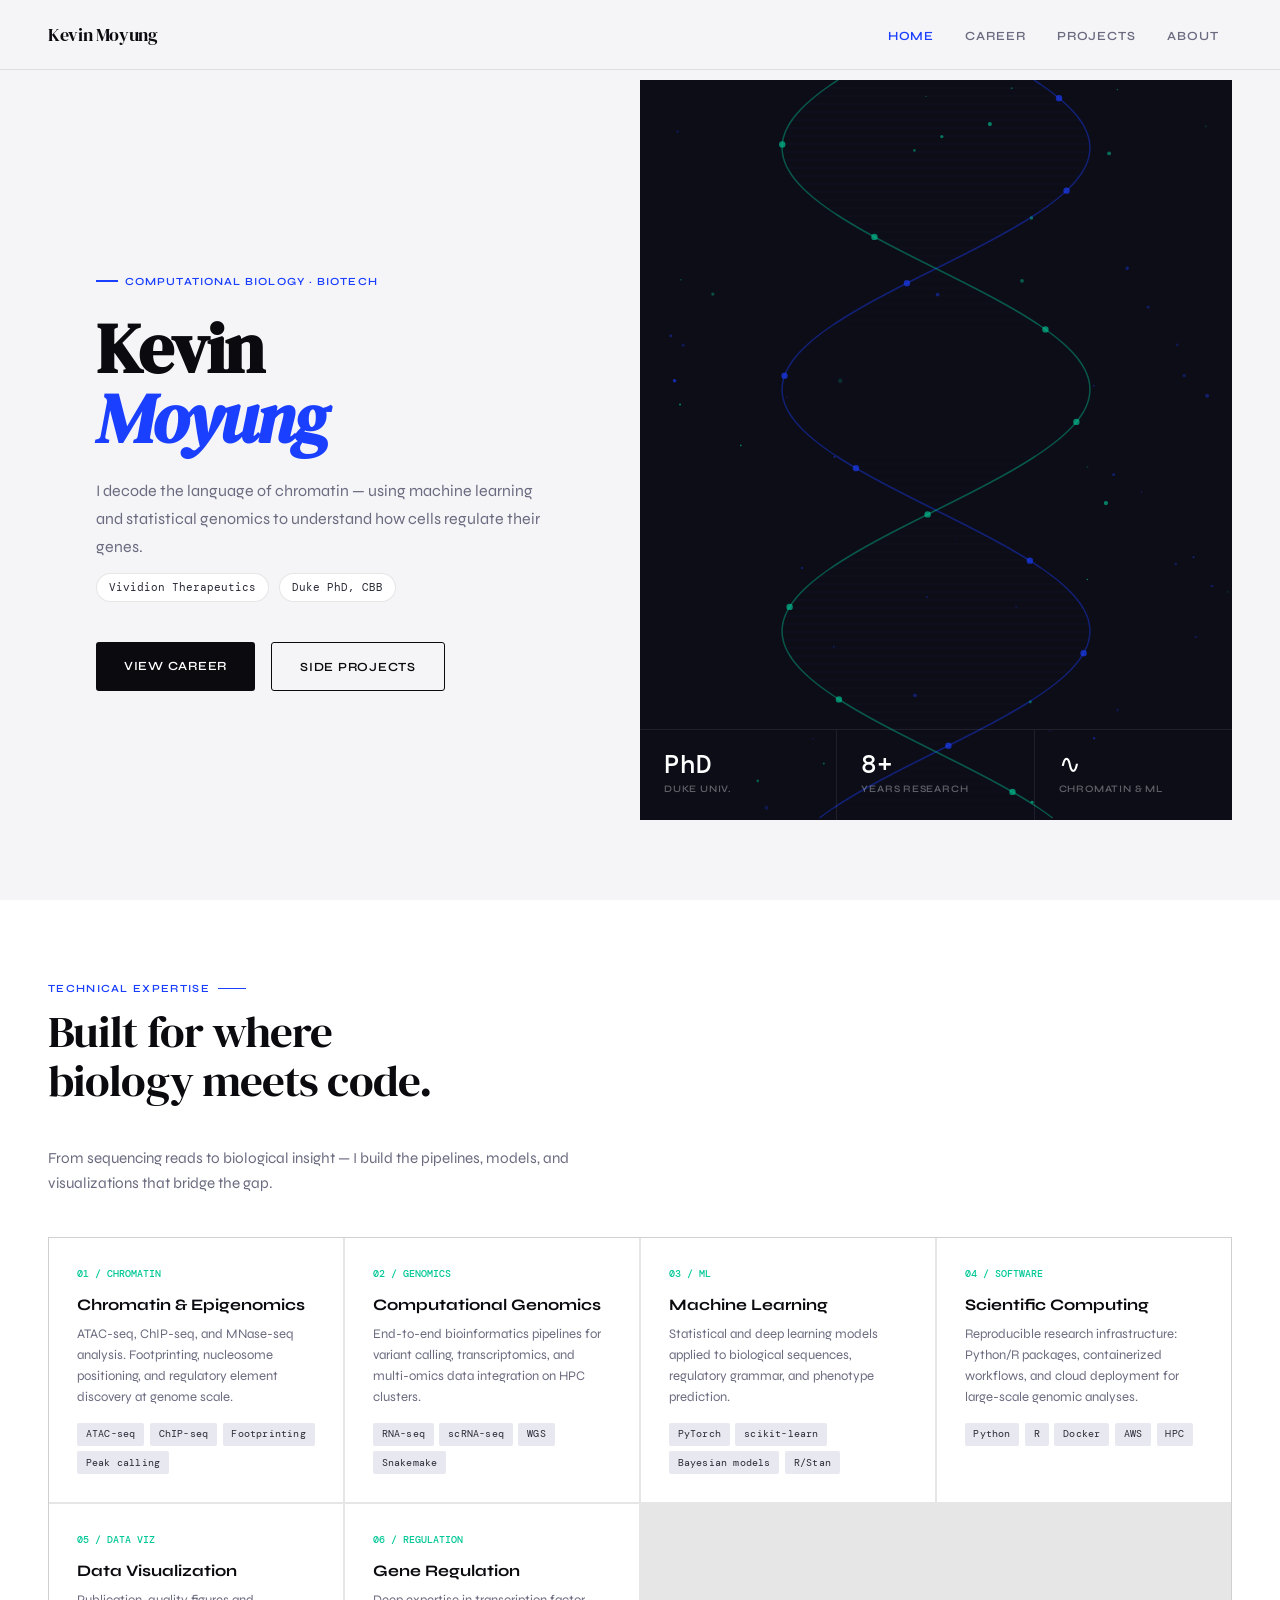
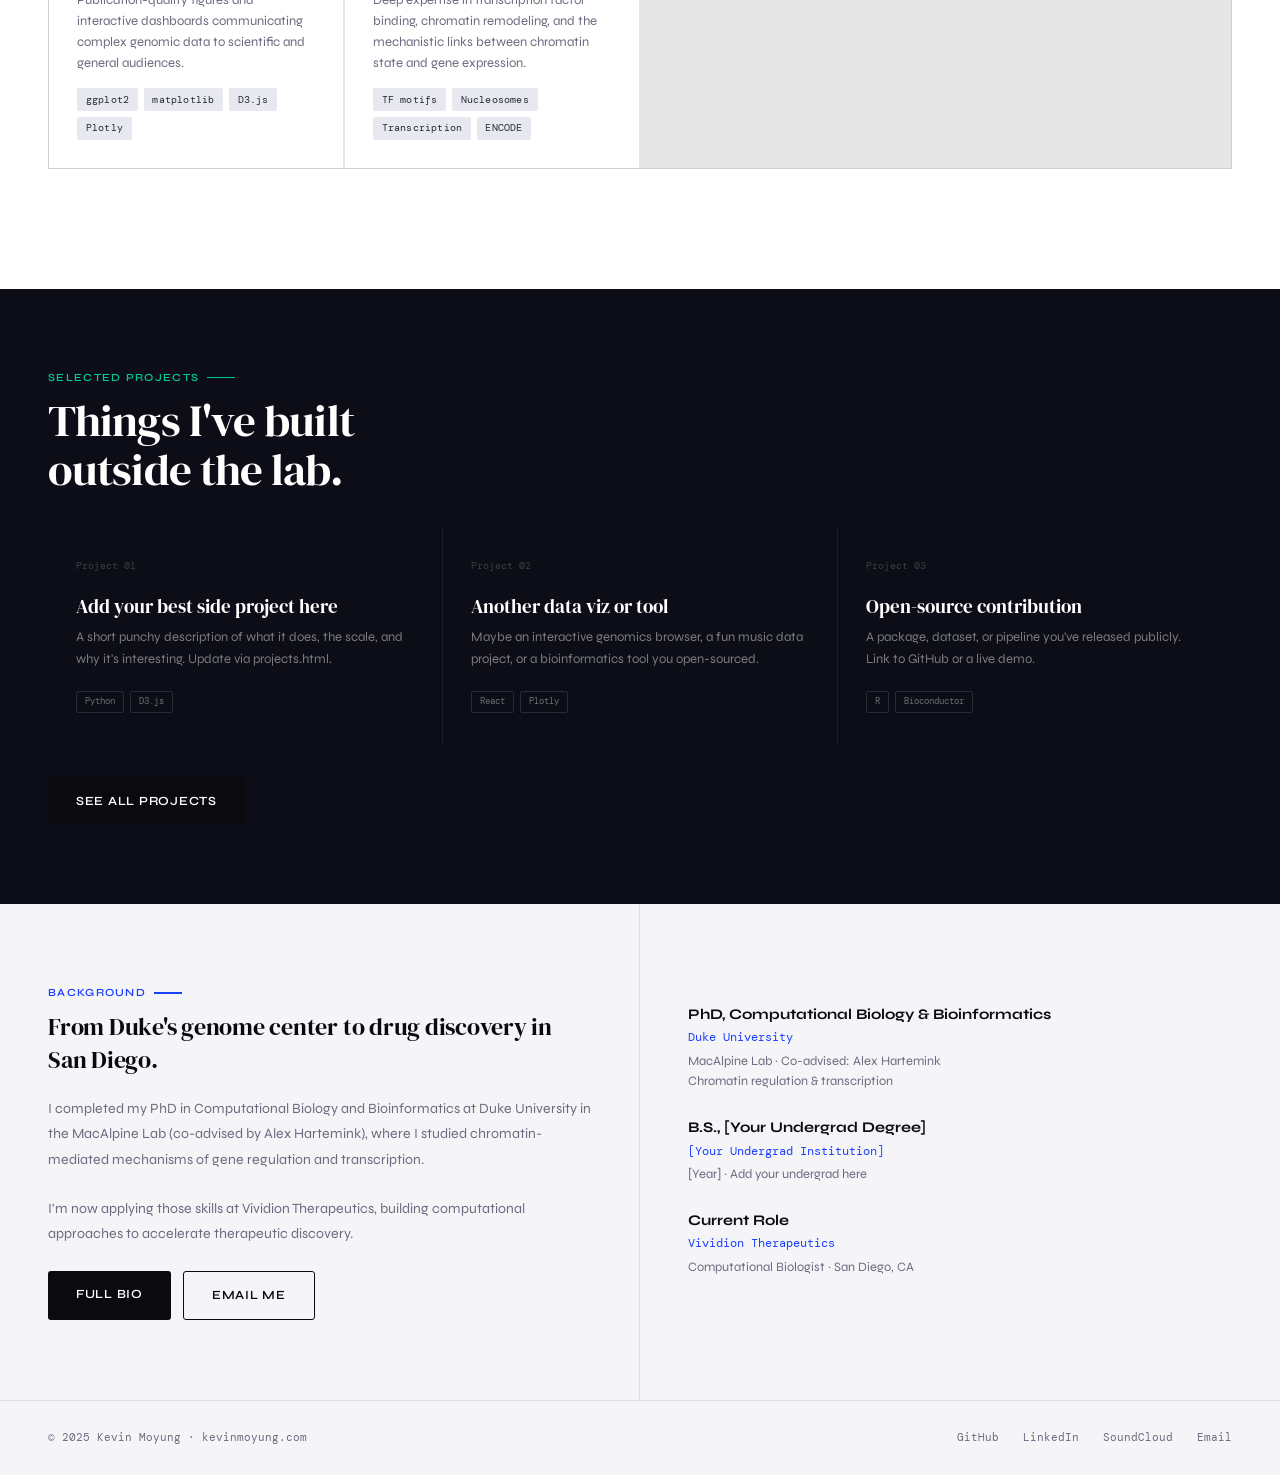
<file: index.html>
<!DOCTYPE html>
<html lang="en">
<head>
<meta charset="UTF-8">
<meta name="viewport" content="width=device-width, initial-scale=1.0">
<title>Kevin Moyung — Computational Biologist</title>
<meta name="description" content="Kevin Moyung is a Computational Biologist at Vividion Therapeutics and Duke PhD. Genomics, chromatin biology, machine learning.">
<link rel="preconnect" href="https://fonts.googleapis.com">
<link href="https://fonts.googleapis.com/css2?family=DM+Serif+Display:ital@0;1&family=DM+Mono:wght@400;500&family=Syne:wght@400;600;700;800&display=swap" rel="stylesheet">
<link rel="stylesheet" href="style.css">
<style>
/* ── HERO ── */
.hero {
  min-height: 100vh;
  display: grid;
  grid-template-columns: 1fr 1fr;
}
.hero-left {
  display: flex; flex-direction: column; justify-content: center;
  padding: 8rem 3rem 4rem 3rem;
}
.hero-tag {
  display: inline-flex; align-items: center; gap: 7px;
  font-size: 0.68rem; font-weight: 600; letter-spacing: 0.1em;
  text-transform: uppercase; color: var(--accent); margin-bottom: 1.5rem;
}
.hero-tag::before { content: ''; width: 22px; height: 2px; background: var(--accent); }
h1 {
  font-family: 'DM Serif Display', serif;
  font-size: clamp(3.2rem, 5.5vw, 5.2rem);
  line-height: 1.0; letter-spacing: -0.03em;
  color: var(--ink); margin-bottom: 1.4rem;
}
h1 em { font-style: italic; color: var(--accent); }
.hero-desc {
  font-size: 1rem; line-height: 1.75; color: var(--muted);
  max-width: 460px; margin-bottom: 0.75rem;
}
.hero-affil {
  display: flex; align-items: center; gap: 10px;
  margin-bottom: 2.5rem;
}
.affil-pill {
  font-family: 'DM Mono', monospace;
  font-size: 0.68rem; padding: 0.3rem 0.75rem;
  border: 1px solid var(--border); border-radius: 20px;
  color: var(--ink2); background: var(--white);
}
.hero-ctas { display: flex; gap: 1rem; flex-wrap: wrap; }

/* DARK PANEL */
.hero-right {
  background: var(--dark);
  position: relative; overflow: hidden;
  display: flex; flex-direction: column;
}
.dna-canvas { position: absolute; inset: 0; width: 100%; height: 100%; }
.hero-stat-strip {
  position: absolute; bottom: 0; left: 0; right: 0;
  display: grid; grid-template-columns: 1fr 1fr 1fr;
  border-top: 1px solid rgba(255,255,255,0.08);
}
.hero-stat { padding: 1.4rem 1.5rem; border-right: 1px solid rgba(255,255,255,0.08); }
.hero-stat:last-child { border-right: none; }
.hero-stat-num {
  font-family: 'DM Mono', monospace;
  font-size: 1.6rem; font-weight: 500;
  color: #fff; line-height: 1; margin-bottom: 0.25rem;
}
.hero-stat-label {
  font-size: 0.62rem; font-weight: 600; letter-spacing: 0.08em;
  text-transform: uppercase; color: rgba(255,255,255,0.35);
}

/* ── SKILLS SNAPSHOT ── */
.skills-section { background: var(--white); }
.skills-intro { font-size: 0.95rem; color: var(--muted); max-width: 560px; margin-bottom: 2.5rem; line-height: 1.7; }
.skills-grid {
  display: grid;
  grid-template-columns: repeat(auto-fit, minmax(250px, 1fr));
  gap: 1.5px;
  background: var(--border);
  border: 1.5px solid var(--border);
  margin-bottom: 2.5rem;
}
.skill-card {
  background: var(--white); padding: 1.75rem;
  position: relative; overflow: hidden;
  transition: background 0.2s;
}
.skill-card::before {
  content: ''; position: absolute; top: 0; left: 0;
  width: 3px; height: 0; background: var(--accent);
  transition: height 0.3s ease;
}
.skill-card:hover::before { height: 100%; }
.skill-card:hover { background: #f8f8ff; }
.skill-icon { font-family: 'DM Mono', monospace; font-size: 0.65rem; color: var(--accent2); margin-bottom: 0.6rem; font-weight: 500; }
.skill-name { font-size: 1rem; font-weight: 700; margin-bottom: 0.4rem; color: var(--ink); }
.skill-desc { font-size: 0.82rem; color: var(--muted); line-height: 1.6; margin-bottom: 0.9rem; }
.skill-tags { display: flex; flex-wrap: wrap; gap: 0.35rem; }

/* ── FEATURED WORK STRIP ── */
.work-strip { background: var(--dark); color: #fff; padding: 5rem 3rem; }
.work-strip .section-label { color: var(--accent2); }
.work-strip .section-label::after { background: var(--accent2); }
.work-strip .section-title { color: #fff; margin-bottom: 2rem; }
.work-cards {
  display: grid;
  grid-template-columns: repeat(auto-fit, minmax(280px, 1fr));
  gap: 1.5px;
  background: rgba(255,255,255,0.07);
  margin-bottom: 2rem;
}
.work-card {
  background: var(--dark); padding: 2rem 1.75rem;
  transition: background 0.2s;
  text-decoration: none; display: block;
}
.work-card:hover { background: #14141f; }
.work-num { font-family: 'DM Mono', monospace; font-size: 0.6rem; color: rgba(255,255,255,0.2); margin-bottom: 1.25rem; }
.work-title { font-family: 'DM Serif Display', serif; font-size: 1.2rem; color: #fff; margin-bottom: 0.6rem; line-height: 1.25; }
.work-desc { font-size: 0.82rem; color: rgba(255,255,255,0.45); line-height: 1.65; margin-bottom: 1.25rem; }
.work-tags { display: flex; flex-wrap: wrap; gap: 0.35rem; }
.work-tag {
  font-family: 'DM Mono', monospace; font-size: 0.58rem;
  padding: 0.18rem 0.5rem; border: 1px solid rgba(255,255,255,0.12);
  color: rgba(255,255,255,0.4); border-radius: 2px;
}
.work-cta { display: flex; gap: 1rem; }

/* ── QUICK ABOUT ── */
.about-strip {
  background: var(--bg);
  display: grid; grid-template-columns: 1fr 1fr;
  gap: 0; padding: 0;
}
.about-strip-left { padding: 5rem 3rem; border-right: 1px solid var(--border); }
.about-strip-right { padding: 5rem 3rem; display: flex; flex-direction: column; justify-content: center; }
.about-lead { font-family: 'DM Serif Display', serif; font-size: 1.5rem; line-height: 1.35; letter-spacing: -0.01em; color: var(--ink); margin-bottom: 1.25rem; }
.about-body { font-size: 0.88rem; color: var(--muted); line-height: 1.8; margin-bottom: 1.5rem; }
.about-links { display: flex; gap: 0.75rem; flex-wrap: wrap; }
.edu-item { margin-bottom: 1.5rem; }
.edu-degree { font-size: 0.92rem; font-weight: 700; color: var(--ink); margin-bottom: 0.2rem; }
.edu-school { font-family: 'DM Mono', monospace; font-size: 0.72rem; color: var(--accent); margin-bottom: 0.2rem; }
.edu-detail { font-size: 0.8rem; color: var(--muted); }

@media (max-width: 768px) {
  .hero { grid-template-columns: 1fr; }
  .hero-right { display: none; }
  .hero-left { padding: 7rem 1.5rem 3rem; }
  .about-strip { grid-template-columns: 1fr; }
  .about-strip-left { border-right: none; border-bottom: 1px solid var(--border); padding: 3.5rem 1.5rem; }
  .about-strip-right { padding: 3.5rem 1.5rem; }
}
</style>
</head>
<body>

<nav>
  <a class="nav-logo" href="index.html">Kevin Moyung</a>
  <ul class="nav-links">
    <li><a href="index.html" class="active">Home</a></li>
    <li><a href="career.html">Career</a></li>
    <li><a href="projects.html">Projects</a></li>
    <li><a href="about.html">About</a></li>
  </ul>
</nav>

<!-- HERO -->
<section class="hero">
  <div class="hero-left reveal">
    <span class="hero-tag">Computational Biology · Biotech</span>
    <h1>Kevin<br><em>Moyung</em></h1>
    <p class="hero-desc">
      I decode the language of chromatin — using machine learning and statistical genomics to understand how cells regulate their genes.
    </p>
    <div class="hero-affil">
      <span class="affil-pill">Vividion Therapeutics</span>
      <span class="affil-pill">Duke PhD, CBB</span>
    </div>
    <div class="hero-ctas">
      <a href="career.html" class="btn-primary">View Career</a>
      <a href="projects.html" class="btn-outline">Side Projects</a>
    </div>
  </div>
  <div class="hero-right">
    <canvas class="dna-canvas" id="dnaCanvas"></canvas>
    <div class="hero-stat-strip">
      <div class="hero-stat">
        <div class="hero-stat-num">PhD</div>
        <div class="hero-stat-label">Duke Univ.</div>
      </div>
      <div class="hero-stat">
        <div class="hero-stat-num">8+</div>
        <div class="hero-stat-label">Years research</div>
      </div>
      <div class="hero-stat">
        <div class="hero-stat-num">∿</div>
        <div class="hero-stat-label">Chromatin & ML</div>
      </div>
    </div>
  </div>
</section>

<!-- SKILLS SNAPSHOT -->
<section class="skills-section" id="skills">
  <div class="section-label reveal">Technical expertise</div>
  <div class="section-title reveal">Built for where<br>biology meets code.</div>
  <p class="skills-intro reveal">From sequencing reads to biological insight — I build the pipelines, models, and visualizations that bridge the gap.</p>
  <div class="skills-grid reveal">
    <div class="skill-card">
      <div class="skill-icon">01 / CHROMATIN</div>
      <div class="skill-name">Chromatin & Epigenomics</div>
      <div class="skill-desc">ATAC-seq, ChIP-seq, and MNase-seq analysis. Footprinting, nucleosome positioning, and regulatory element discovery at genome scale.</div>
      <div class="skill-tags">
        <span class="tag">ATAC-seq</span><span class="tag">ChIP-seq</span><span class="tag">Footprinting</span><span class="tag">Peak calling</span>
      </div>
    </div>
    <div class="skill-card">
      <div class="skill-icon">02 / GENOMICS</div>
      <div class="skill-name">Computational Genomics</div>
      <div class="skill-desc">End-to-end bioinformatics pipelines for variant calling, transcriptomics, and multi-omics data integration on HPC clusters.</div>
      <div class="skill-tags">
        <span class="tag">RNA-seq</span><span class="tag">scRNA-seq</span><span class="tag">WGS</span><span class="tag">Snakemake</span>
      </div>
    </div>
    <div class="skill-card">
      <div class="skill-icon">03 / ML</div>
      <div class="skill-name">Machine Learning</div>
      <div class="skill-desc">Statistical and deep learning models applied to biological sequences, regulatory grammar, and phenotype prediction.</div>
      <div class="skill-tags">
        <span class="tag">PyTorch</span><span class="tag">scikit-learn</span><span class="tag">Bayesian models</span><span class="tag">R/Stan</span>
      </div>
    </div>
    <div class="skill-card">
      <div class="skill-icon">04 / SOFTWARE</div>
      <div class="skill-name">Scientific Computing</div>
      <div class="skill-desc">Reproducible research infrastructure: Python/R packages, containerized workflows, and cloud deployment for large-scale genomic analyses.</div>
      <div class="skill-tags">
        <span class="tag">Python</span><span class="tag">R</span><span class="tag">Docker</span><span class="tag">AWS</span><span class="tag">HPC</span>
      </div>
    </div>
    <div class="skill-card">
      <div class="skill-icon">05 / DATA VIZ</div>
      <div class="skill-name">Data Visualization</div>
      <div class="skill-desc">Publication-quality figures and interactive dashboards communicating complex genomic data to scientific and general audiences.</div>
      <div class="skill-tags">
        <span class="tag">ggplot2</span><span class="tag">matplotlib</span><span class="tag">D3.js</span><span class="tag">Plotly</span>
      </div>
    </div>
    <div class="skill-card">
      <div class="skill-icon">06 / REGULATION</div>
      <div class="skill-name">Gene Regulation</div>
      <div class="skill-desc">Deep expertise in transcription factor binding, chromatin remodeling, and the mechanistic links between chromatin state and gene expression.</div>
      <div class="skill-tags">
        <span class="tag">TF motifs</span><span class="tag">Nucleosomes</span><span class="tag">Transcription</span><span class="tag">ENCODE</span>
      </div>
    </div>
  </div>
</section>

<!-- FEATURED WORK -->
<div class="work-strip">
  <div class="section-label reveal">Selected projects</div>
  <div class="section-title reveal">Things I've built<br>outside the lab.</div>
  <div class="work-cards reveal">
    <div class="work-card">
      <div class="work-num">Project 01</div>
      <div class="work-title">Add your best side project here</div>
      <div class="work-desc">A short punchy description of what it does, the scale, and why it's interesting. Update via projects.html.</div>
      <div class="work-tags"><span class="work-tag">Python</span><span class="work-tag">D3.js</span></div>
    </div>
    <div class="work-card">
      <div class="work-num">Project 02</div>
      <div class="work-title">Another data viz or tool</div>
      <div class="work-desc">Maybe an interactive genomics browser, a fun music data project, or a bioinformatics tool you open-sourced.</div>
      <div class="work-tags"><span class="work-tag">React</span><span class="work-tag">Plotly</span></div>
    </div>
    <div class="work-card">
      <div class="work-num">Project 03</div>
      <div class="work-title">Open-source contribution</div>
      <div class="work-desc">A package, dataset, or pipeline you've released publicly. Link to GitHub or a live demo.</div>
      <div class="work-tags"><span class="work-tag">R</span><span class="work-tag">Bioconductor</span></div>
    </div>
  </div>
  <div class="work-cta reveal">
    <a href="projects.html" class="btn-primary">See all projects</a>
  </div>
</div>

<!-- QUICK ABOUT -->
<div class="about-strip">
  <div class="about-strip-left reveal">
    <div class="section-label">Background</div>
    <p class="about-lead">From Duke's genome center to drug discovery in San Diego.</p>
    <p class="about-body">I completed my PhD in Computational Biology and Bioinformatics at Duke University in the MacAlpine Lab (co-advised by Alex Hartemink), where I studied chromatin-mediated mechanisms of gene regulation and transcription.</p>
    <p class="about-body">I'm now applying those skills at Vividion Therapeutics, building computational approaches to accelerate therapeutic discovery.</p>
    <div class="about-links">
      <a href="about.html" class="btn-primary">Full bio</a>
      <a href="mailto:kevinmoyung@gmail.com" class="btn-outline">Email me</a>
    </div>
  </div>
  <div class="about-strip-right reveal">
    <div class="edu-item">
      <div class="edu-degree">PhD, Computational Biology & Bioinformatics</div>
      <div class="edu-school">Duke University</div>
      <div class="edu-detail">MacAlpine Lab · Co-advised: Alex Hartemink<br>Chromatin regulation & transcription</div>
    </div>
    <div class="edu-item">
      <div class="edu-degree">B.S., [Your Undergrad Degree]</div>
      <div class="edu-school">[Your Undergrad Institution]</div>
      <div class="edu-detail">[Year] · Add your undergrad here</div>
    </div>
    <div class="edu-item">
      <div class="edu-degree">Current Role</div>
      <div class="edu-school">Vividion Therapeutics</div>
      <div class="edu-detail">Computational Biologist · San Diego, CA</div>
    </div>
  </div>
</div>

<footer>
  <span class="footer-copy">© 2025 Kevin Moyung · kevinmoyung.com</span>
  <div class="footer-links">
    <a href="https://github.com/kmoyung" target="_blank">GitHub</a>
    <a href="https://www.linkedin.com/in/kevinmoyung/" target="_blank">LinkedIn</a>
    <a href="https://soundcloud.com/hellayung" target="_blank">SoundCloud</a>
    <a href="mailto:kevinmoyung@gmail.com">Email</a>
  </div>
</footer>

<script>
// DNA helix animation
const canvas = document.getElementById('dnaCanvas');
if (canvas) {
  const ctx = canvas.getContext('2d');
  let W, H, pts = [];
  function resize() { W = canvas.offsetWidth; H = canvas.offsetHeight; canvas.width = W; canvas.height = H; initPts(); }
  function initPts() {
    pts = [];
    for (let i = 0; i < 55; i++) pts.push({ x: Math.random()*W, y: Math.random()*H, r: Math.random()*1.8+0.4, vx: (Math.random()-.5)*.25, vy: (Math.random()-.5)*.25, a: Math.random()*.5+.15, c: Math.random()>.5?'#1a3fff':'#00c896' });
  }
  function draw(t) {
    ctx.clearRect(0,0,W,H);
    const cx=W/2, amp=W*.26, fq=0.013;
    for (let y=0;y<=H;y+=8) {
      const ph=y*fq+t*.38, x1=cx+Math.sin(ph)*amp, x2=cx+Math.sin(ph+Math.PI)*amp;
      const p=(Math.sin(ph)+1)/2;
      ctx.beginPath(); ctx.moveTo(x1,y); ctx.lineTo(x2,y);
      ctx.strokeStyle=`rgba(120,180,255,${0.03+p*.05})`; ctx.lineWidth=.5; ctx.stroke();
    }
    [0,Math.PI].forEach((off,si) => {
      ctx.beginPath();
      for (let y=0;y<=H;y+=3) { const x=cx+Math.sin(y*fq+t*.38+off)*amp; y===0?ctx.moveTo(x,y):ctx.lineTo(x,y); }
      ctx.strokeStyle=si===0?'rgba(26,63,255,.4)':'rgba(0,200,150,.4)'; ctx.lineWidth=1.5; ctx.stroke();
    });
    for (let i=0;i<8;i++) {
      [0,Math.PI].forEach((off,si) => {
        const y=((i+(si*.5))/8*H + t*10) % H;
        const x=cx+Math.sin(y*fq+t*.38+off)*amp;
        ctx.beginPath(); ctx.arc(x,y,3.2,0,Math.PI*2);
        ctx.fillStyle=si===0?'rgba(26,63,255,.65)':'rgba(0,200,150,.65)'; ctx.fill();
      });
    }
    pts.forEach(p => {
      p.x+=p.vx; p.y+=p.vy;
      if(p.x<0)p.x=W; if(p.x>W)p.x=0; if(p.y<0)p.y=H; if(p.y>H)p.y=0;
      ctx.beginPath(); ctx.arc(p.x,p.y,p.r,0,Math.PI*2);
      ctx.fillStyle=p.c; ctx.globalAlpha=p.a; ctx.fill(); ctx.globalAlpha=1;
    });
  }
  let st=null;
  function loop(ts) { if(!st)st=ts; draw((ts-st)/1000); requestAnimationFrame(loop); }
  window.addEventListener('resize', resize);
  resize(); requestAnimationFrame(loop);
}

// Scroll reveal
const io = new IntersectionObserver(es => es.forEach(e => { if(e.isIntersecting){e.target.classList.add('revealed');io.unobserve(e.target);} }), {threshold:.08});
document.querySelectorAll('.reveal').forEach(el => io.observe(el));
setTimeout(() => document.querySelector('.hero-left')?.classList.add('revealed'), 80);
</script>
</body>
</html>
</file>
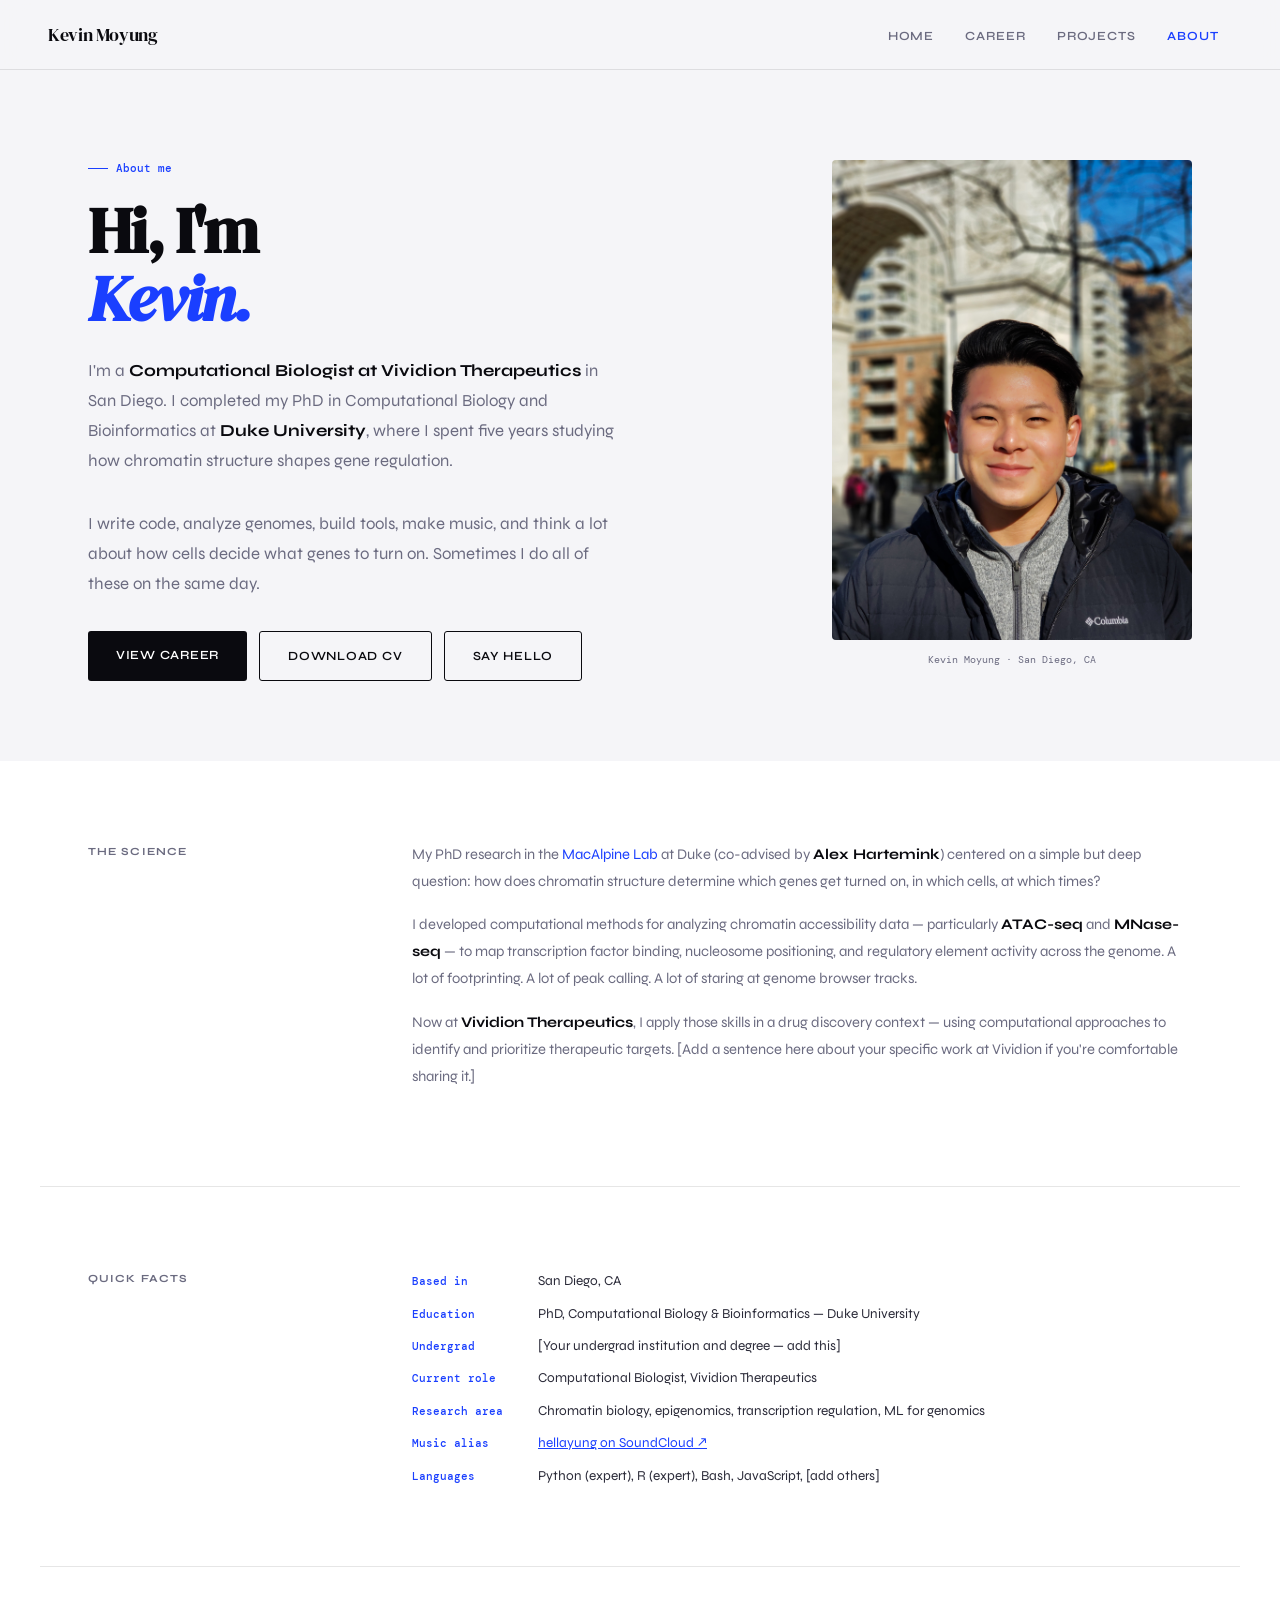
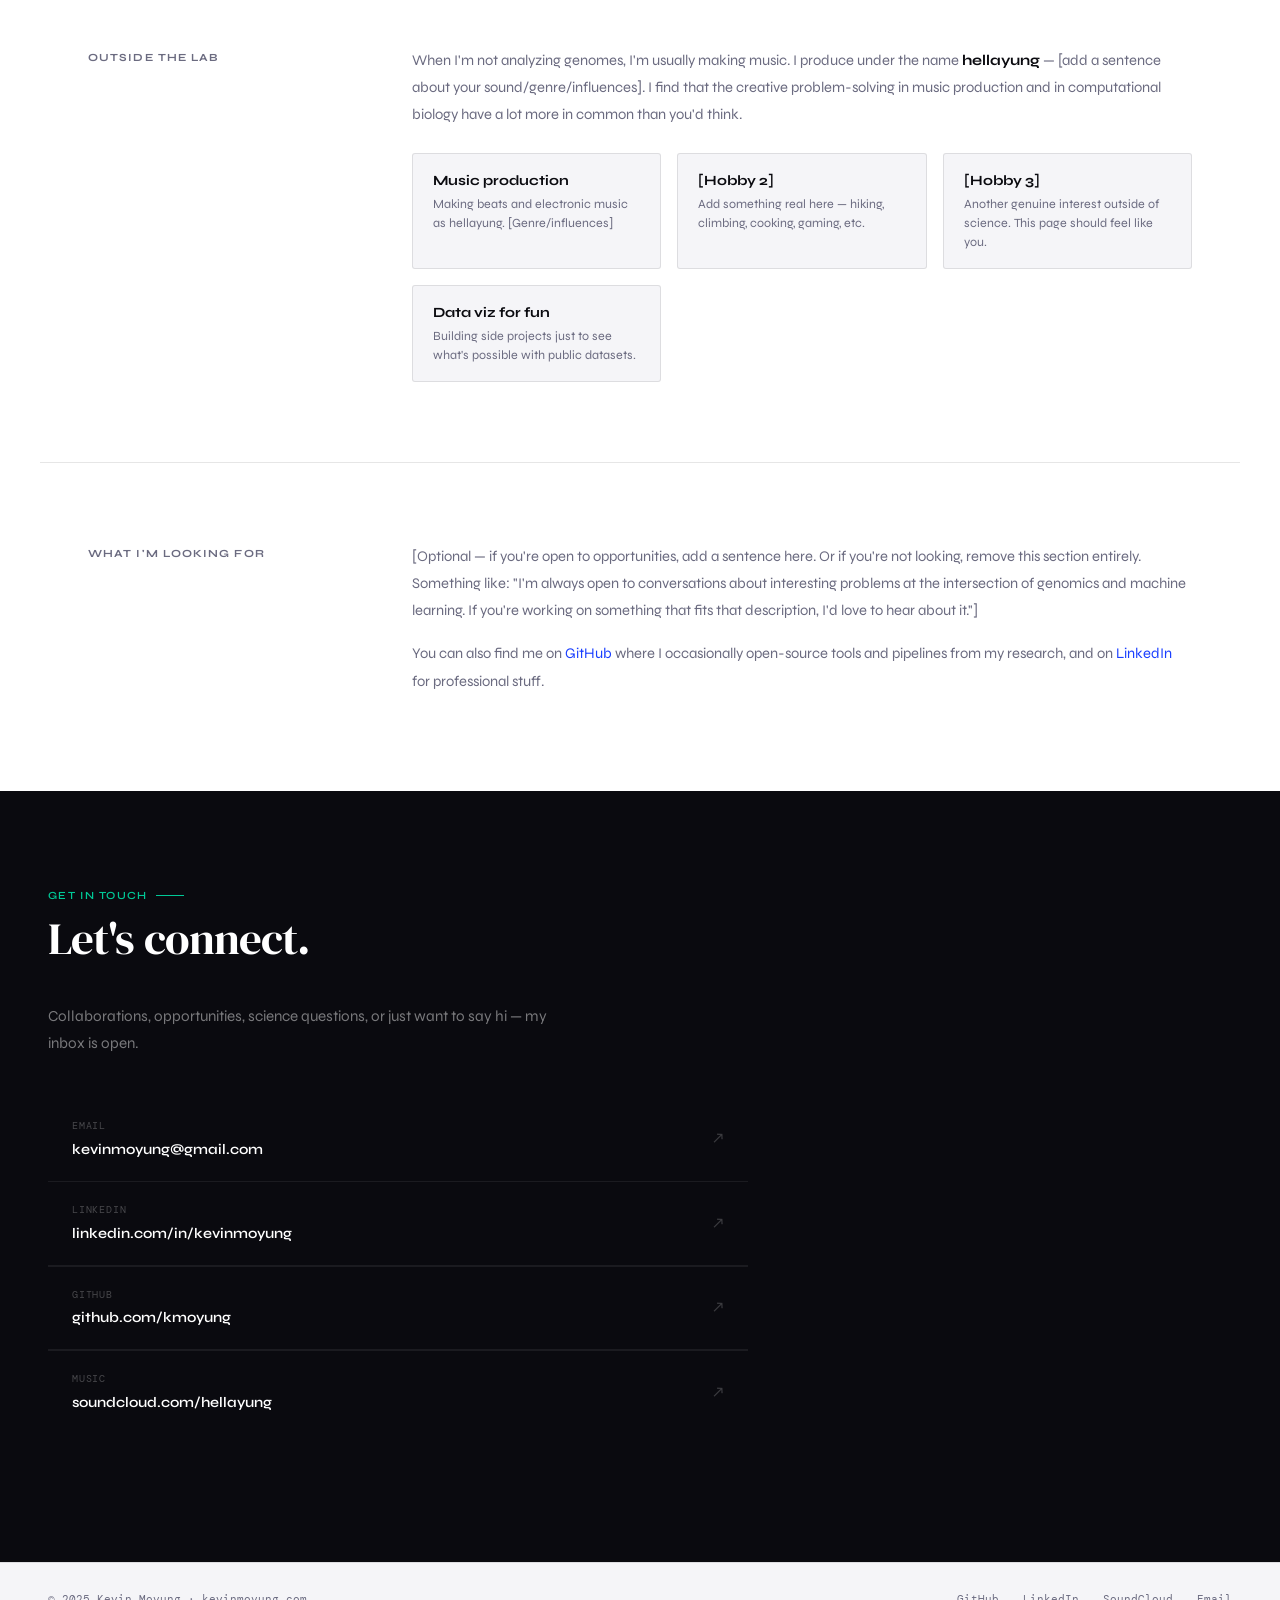
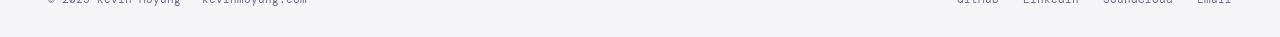
<file: about.html>
<!DOCTYPE html>
<html lang="en">
<head>
<meta charset="UTF-8">
<meta name="viewport" content="width=device-width, initial-scale=1.0">
<title>About — Kevin Moyung</title>
<link rel="preconnect" href="https://fonts.googleapis.com">
<link href="https://fonts.googleapis.com/css2?family=DM+Serif+Display:ital@0;1&family=DM+Mono:wght@400;500&family=Syne:wght@400;600;700;800&display=swap" rel="stylesheet">
<link rel="stylesheet" href="style.css">
<style>
/* HERO — centered, personal */
.about-hero {
  padding: 10rem 3rem 5rem;
  display: grid; grid-template-columns: 1fr 360px;
  gap: 5rem; align-items: start;
  max-width: 1200px; margin: 0 auto;
}
.about-hero-left {}
.hero-overline {
  font-family: 'DM Mono', monospace; font-size: 0.68rem;
  color: var(--accent); margin-bottom: 1.25rem; font-weight: 500;
  display: flex; align-items: center; gap: 8px;
}
.hero-overline::before { content: ''; width: 20px; height: 1.5px; background: var(--accent); }
.about-name {
  font-family: 'DM Serif Display', serif;
  font-size: clamp(2.5rem, 5vw, 4.5rem);
  line-height: 1.05; letter-spacing: -0.03em;
  color: var(--ink); margin-bottom: 1.5rem;
}
.about-name em { font-style: italic; color: var(--accent); }
.about-lead-text {
  font-size: 1.05rem; line-height: 1.8; color: var(--muted);
  margin-bottom: 2rem; max-width: 540px;
}
.about-lead-text strong { color: var(--ink); font-weight: 700; }
.about-ctas { display: flex; gap: 0.75rem; flex-wrap: wrap; }

/* PHOTO PLACEHOLDER */
.photo-wrap {
  position: sticky; top: 90px;
}
.photo-frame {
  width: 100%; aspect-ratio: 3/4;
  background: var(--ink);
  border-radius: 4px; overflow: hidden;
  position: relative;
}
.photo-frame img { width: 100%; height: 100%; object-fit: cover; display: block; }
.photo-placeholder {
  position: absolute; inset: 0;
  display: flex; flex-direction: column;
  align-items: center; justify-content: center;
  gap: 0.5rem;
}
.photo-placeholder-icon {
  width: 56px; height: 56px; border-radius: 50%;
  background: rgba(255,255,255,0.1);
  display: flex; align-items: center; justify-content: center;
}
.photo-placeholder-icon svg { width: 28px; height: 28px; fill: rgba(255,255,255,0.4); }
.photo-placeholder-text {
  font-family: 'DM Mono', monospace; font-size: 0.65rem;
  color: rgba(255,255,255,0.25); text-align: center; line-height: 1.6;
}
.photo-caption {
  font-family: 'DM Mono', monospace; font-size: 0.65rem;
  color: var(--muted); margin-top: 0.75rem; text-align: center;
}

/* ABOUT SECTIONS */
.about-content { background: var(--white); }
.about-section {
  max-width: 1200px; margin: 0 auto;
  padding: 5rem 3rem;
  border-bottom: 1px solid var(--border);
  display: grid; grid-template-columns: 260px 1fr;
  gap: 4rem;
}
.about-section-label {
  font-size: 0.68rem; font-weight: 700; letter-spacing: 0.1em;
  text-transform: uppercase; color: var(--muted);
  padding-top: 0.15rem;
}
.about-body-text {
  font-size: 0.92rem; color: var(--muted);
  line-height: 1.85; margin-bottom: 1rem;
}
.about-body-text strong { color: var(--ink); font-weight: 700; }
.about-body-text a { color: var(--accent); text-decoration: none; }
.about-body-text a:hover { text-decoration: underline; }

.interests-grid {
  display: grid; grid-template-columns: repeat(auto-fill, minmax(200px, 1fr));
  gap: 1rem; margin-top: 0.5rem;
}
.interest-item {
  padding: 1rem 1.25rem;
  border: 1px solid var(--border); border-radius: 3px;
  background: var(--bg);
}
.interest-name { font-size: 0.88rem; font-weight: 700; color: var(--ink); margin-bottom: 0.2rem; }
.interest-desc { font-size: 0.78rem; color: var(--muted); line-height: 1.5; }

/* FACT ROW */
.fact-row {
  display: flex; flex-direction: column; gap: 0.75rem; margin-top: 0.25rem;
}
.fact-item { display: flex; gap: 1rem; align-items: baseline; }
.fact-key {
  font-family: 'DM Mono', monospace; font-size: 0.68rem;
  color: var(--accent); min-width: 110px; font-weight: 500;
}
.fact-val { font-size: 0.85rem; color: var(--ink2); line-height: 1.5; }

/* CONTACT SECTION */
.contact-section { background: var(--ink); padding: 6rem 3rem; color: #fff; }
.contact-inner { max-width: 700px; }
.contact-section .section-label { color: var(--accent2); }
.contact-section .section-label::after { background: var(--accent2); }
.contact-section .section-title { color: #fff; }
.contact-desc { font-size: 0.95rem; color: rgba(255,255,255,.45); line-height: 1.8; margin-bottom: 2.5rem; max-width: 500px; }
.contact-methods { display: flex; flex-direction: column; gap: 1.5px; background: rgba(255,255,255,0.07); margin-bottom: 2rem; }
.contact-method {
  background: var(--ink); padding: 1.25rem 1.5rem;
  display: flex; align-items: center; justify-content: space-between;
  text-decoration: none; transition: background 0.15s;
}
.contact-method:hover { background: #14141f; }
.contact-method-label {
  font-family: 'DM Mono', monospace; font-size: 0.65rem;
  color: rgba(255,255,255,0.25); text-transform: uppercase; letter-spacing: 0.08em;
  margin-bottom: 0.2rem;
}
.contact-method-val { font-size: 0.9rem; color: #fff; font-weight: 600; }
.contact-method-arrow { color: rgba(255,255,255,0.2); font-size: 1rem; transition: color 0.15s; }
.contact-method:hover .contact-method-arrow { color: var(--accent2); }

@media (max-width: 900px) {
  .about-hero { grid-template-columns: 1fr; gap: 2.5rem; padding: 8rem 1.5rem 3rem; }
  .photo-wrap { position: static; }
  .photo-frame { max-width: 260px; aspect-ratio: 1; }
  .about-section { grid-template-columns: 1fr; gap: 1.25rem; padding: 3.5rem 1.5rem; }
  .contact-section { padding: 4rem 1.5rem; }
}
</style>
</head>
<body>

<nav>
  <a class="nav-logo" href="index.html">Kevin Moyung</a>
  <ul class="nav-links">
    <li><a href="index.html">Home</a></li>
    <li><a href="career.html">Career</a></li>
    <li><a href="projects.html">Projects</a></li>
    <li><a href="about.html" class="active">About</a></li>
  </ul>
</nav>

<!-- HERO -->
<div class="about-hero">
  <div class="about-hero-left reveal">
    <div class="hero-overline">About me</div>
    <h1 class="about-name">Hi, I'm<br><em>Kevin.</em></h1>
    <p class="about-lead-text">
      I'm a <strong>Computational Biologist at Vividion Therapeutics</strong> in San Diego. I completed my PhD in Computational Biology and Bioinformatics at <strong>Duke University</strong>, where I spent five years studying how chromatin structure shapes gene regulation.
    </p>
    <p class="about-lead-text">
      I write code, analyze genomes, build tools, make music, and think a lot about how cells decide what genes to turn on. Sometimes I do all of these on the same day.
    </p>
    <div class="about-ctas">
      <a href="career.html" class="btn-primary">View career</a>
      <a href="Kevin_Moyung_CV_Nov2022_Redacted.pdf" target="_blank" class="btn-outline">Download CV</a>
      <a href="mailto:kevinmoyung@gmail.com" class="btn-outline">Say hello</a>
    </div>
  </div>

  <div class="photo-wrap reveal">
    <div class="photo-frame">
      <!-- Replace src with your actual headshot path: Headshot_Github.png or Headshot_KevinMoyung.jpg -->
      <img src="Headshot_KevinMoyung.jpg" alt="Kevin Moyung" onerror="this.style.display='none';document.getElementById('photoFallback').style.display='flex';">
      <div class="photo-placeholder" id="photoFallback" style="display:none;">
        <div class="photo-placeholder-icon">
          <svg viewBox="0 0 24 24"><path d="M12 12c2.7 0 4.8-2.1 4.8-4.8S14.7 2.4 12 2.4 7.2 4.5 7.2 7.2 9.3 12 12 12zm0 2.4c-3.2 0-9.6 1.6-9.6 4.8v2.4h19.2v-2.4c0-3.2-6.4-4.8-9.6-4.8z"/></svg>
        </div>
        <div class="photo-placeholder-text">Add Headshot_KevinMoyung.jpg<br>to repo root</div>
      </div>
    </div>
    <p class="photo-caption">Kevin Moyung · San Diego, CA</p>
  </div>
</div>

<!-- ABOUT CONTENT -->
<div class="about-content">

  <div class="about-section reveal">
    <div class="about-section-label">The science</div>
    <div>
      <p class="about-body-text">
        My PhD research in the <a href="http://macalpine-lab.duhs.duke.edu/" target="_blank">MacAlpine Lab</a> at Duke (co-advised by <strong>Alex Hartemink</strong>) centered on a simple but deep question: how does chromatin structure determine which genes get turned on, in which cells, at which times?
      </p>
      <p class="about-body-text">
        I developed computational methods for analyzing chromatin accessibility data — particularly <strong>ATAC-seq</strong> and <strong>MNase-seq</strong> — to map transcription factor binding, nucleosome positioning, and regulatory element activity across the genome. A lot of footprinting. A lot of peak calling. A lot of staring at genome browser tracks.
      </p>
      <p class="about-body-text">
        Now at <strong>Vividion Therapeutics</strong>, I apply those skills in a drug discovery context — using computational approaches to identify and prioritize therapeutic targets. [Add a sentence here about your specific work at Vividion if you're comfortable sharing it.]
      </p>
    </div>
  </div>

  <div class="about-section reveal">
    <div class="about-section-label">Quick facts</div>
    <div>
      <div class="fact-row">
        <div class="fact-item">
          <span class="fact-key">Based in</span>
          <span class="fact-val">San Diego, CA</span>
        </div>
        <div class="fact-item">
          <span class="fact-key">Education</span>
          <span class="fact-val">PhD, Computational Biology & Bioinformatics — Duke University</span>
        </div>
        <div class="fact-item">
          <span class="fact-key">Undergrad</span>
          <span class="fact-val">[Your undergrad institution and degree — add this]</span>
        </div>
        <div class="fact-item">
          <span class="fact-key">Current role</span>
          <span class="fact-val">Computational Biologist, Vividion Therapeutics</span>
        </div>
        <div class="fact-item">
          <span class="fact-key">Research area</span>
          <span class="fact-val">Chromatin biology, epigenomics, transcription regulation, ML for genomics</span>
        </div>
        <div class="fact-item">
          <span class="fact-key">Music alias</span>
          <span class="fact-val"><a href="https://soundcloud.com/hellayung" target="_blank" style="color:var(--accent);">hellayung on SoundCloud ↗</a></span>
        </div>
        <div class="fact-item">
          <span class="fact-key">Languages</span>
          <span class="fact-val">Python (expert), R (expert), Bash, JavaScript, [add others]</span>
        </div>
      </div>
    </div>
  </div>

  <div class="about-section reveal">
    <div class="about-section-label">Outside the lab</div>
    <div>
      <p class="about-body-text" style="margin-bottom:1.5rem;">
        When I'm not analyzing genomes, I'm usually making music. I produce under the name <a href="https://soundcloud.com/hellayung" target="_blank"><strong>hellayung</strong></a> — [add a sentence about your sound/genre/influences]. I find that the creative problem-solving in music production and in computational biology have a lot more in common than you'd think.
      </p>
      <div class="interests-grid">
        <div class="interest-item">
          <div class="interest-name">Music production</div>
          <div class="interest-desc">Making beats and electronic music as hellayung. [Genre/influences]</div>
        </div>
        <div class="interest-item">
          <div class="interest-name">[Hobby 2]</div>
          <div class="interest-desc">Add something real here — hiking, climbing, cooking, gaming, etc.</div>
        </div>
        <div class="interest-item">
          <div class="interest-name">[Hobby 3]</div>
          <div class="interest-desc">Another genuine interest outside of science. This page should feel like you.</div>
        </div>
        <div class="interest-item">
          <div class="interest-name">Data viz for fun</div>
          <div class="interest-desc">Building side projects just to see what's possible with public datasets.</div>
        </div>
      </div>
    </div>
  </div>

  <div class="about-section reveal" style="border-bottom:none;">
    <div class="about-section-label">What I'm looking for</div>
    <div>
      <p class="about-body-text">
        [Optional — if you're open to opportunities, add a sentence here. Or if you're not looking, remove this section entirely. Something like: "I'm always open to conversations about interesting problems at the intersection of genomics and machine learning. If you're working on something that fits that description, I'd love to hear about it."]
      </p>
      <p class="about-body-text">
        You can also find me on <a href="https://github.com/kmoyung" target="_blank">GitHub</a> where I occasionally open-source tools and pipelines from my research, and on <a href="https://www.linkedin.com/in/kevinmoyung/" target="_blank">LinkedIn</a> for professional stuff.
      </p>
    </div>
  </div>

</div>

<!-- CONTACT -->
<section class="contact-section">
  <div class="contact-inner">
    <div class="section-label reveal">Get in touch</div>
    <div class="section-title reveal">Let's connect.</div>
    <p class="contact-desc reveal">Collaborations, opportunities, science questions, or just want to say hi — my inbox is open.</p>
    <div class="contact-methods reveal">
      <a href="mailto:kevinmoyung@gmail.com" class="contact-method">
        <div>
          <div class="contact-method-label">Email</div>
          <div class="contact-method-val">kevinmoyung@gmail.com</div>
        </div>
        <span class="contact-method-arrow">↗</span>
      </a>
      <a href="https://www.linkedin.com/in/kevinmoyung/" target="_blank" class="contact-method">
        <div>
          <div class="contact-method-label">LinkedIn</div>
          <div class="contact-method-val">linkedin.com/in/kevinmoyung</div>
        </div>
        <span class="contact-method-arrow">↗</span>
      </a>
      <a href="https://github.com/kmoyung" target="_blank" class="contact-method">
        <div>
          <div class="contact-method-label">GitHub</div>
          <div class="contact-method-val">github.com/kmoyung</div>
        </div>
        <span class="contact-method-arrow">↗</span>
      </a>
      <a href="https://soundcloud.com/hellayung" target="_blank" class="contact-method">
        <div>
          <div class="contact-method-label">Music</div>
          <div class="contact-method-val">soundcloud.com/hellayung</div>
        </div>
        <span class="contact-method-arrow">↗</span>
      </a>
    </div>
  </div>
</section>

<footer>
  <span class="footer-copy">© 2025 Kevin Moyung · kevinmoyung.com</span>
  <div class="footer-links">
    <a href="https://github.com/kmoyung" target="_blank">GitHub</a>
    <a href="https://www.linkedin.com/in/kevinmoyung/" target="_blank">LinkedIn</a>
    <a href="https://soundcloud.com/hellayung" target="_blank">SoundCloud</a>
    <a href="mailto:kevinmoyung@gmail.com">Email</a>
  </div>
</footer>

<script>
const io = new IntersectionObserver(es => es.forEach(e => { if(e.isIntersecting){e.target.classList.add('revealed');io.unobserve(e.target);} }), {threshold:.06});
document.querySelectorAll('.reveal').forEach(el => io.observe(el));
setTimeout(() => { document.querySelectorAll('.about-hero .reveal').forEach(el => el.classList.add('revealed')); }, 80);
</script>
</body>
</html>
</file>
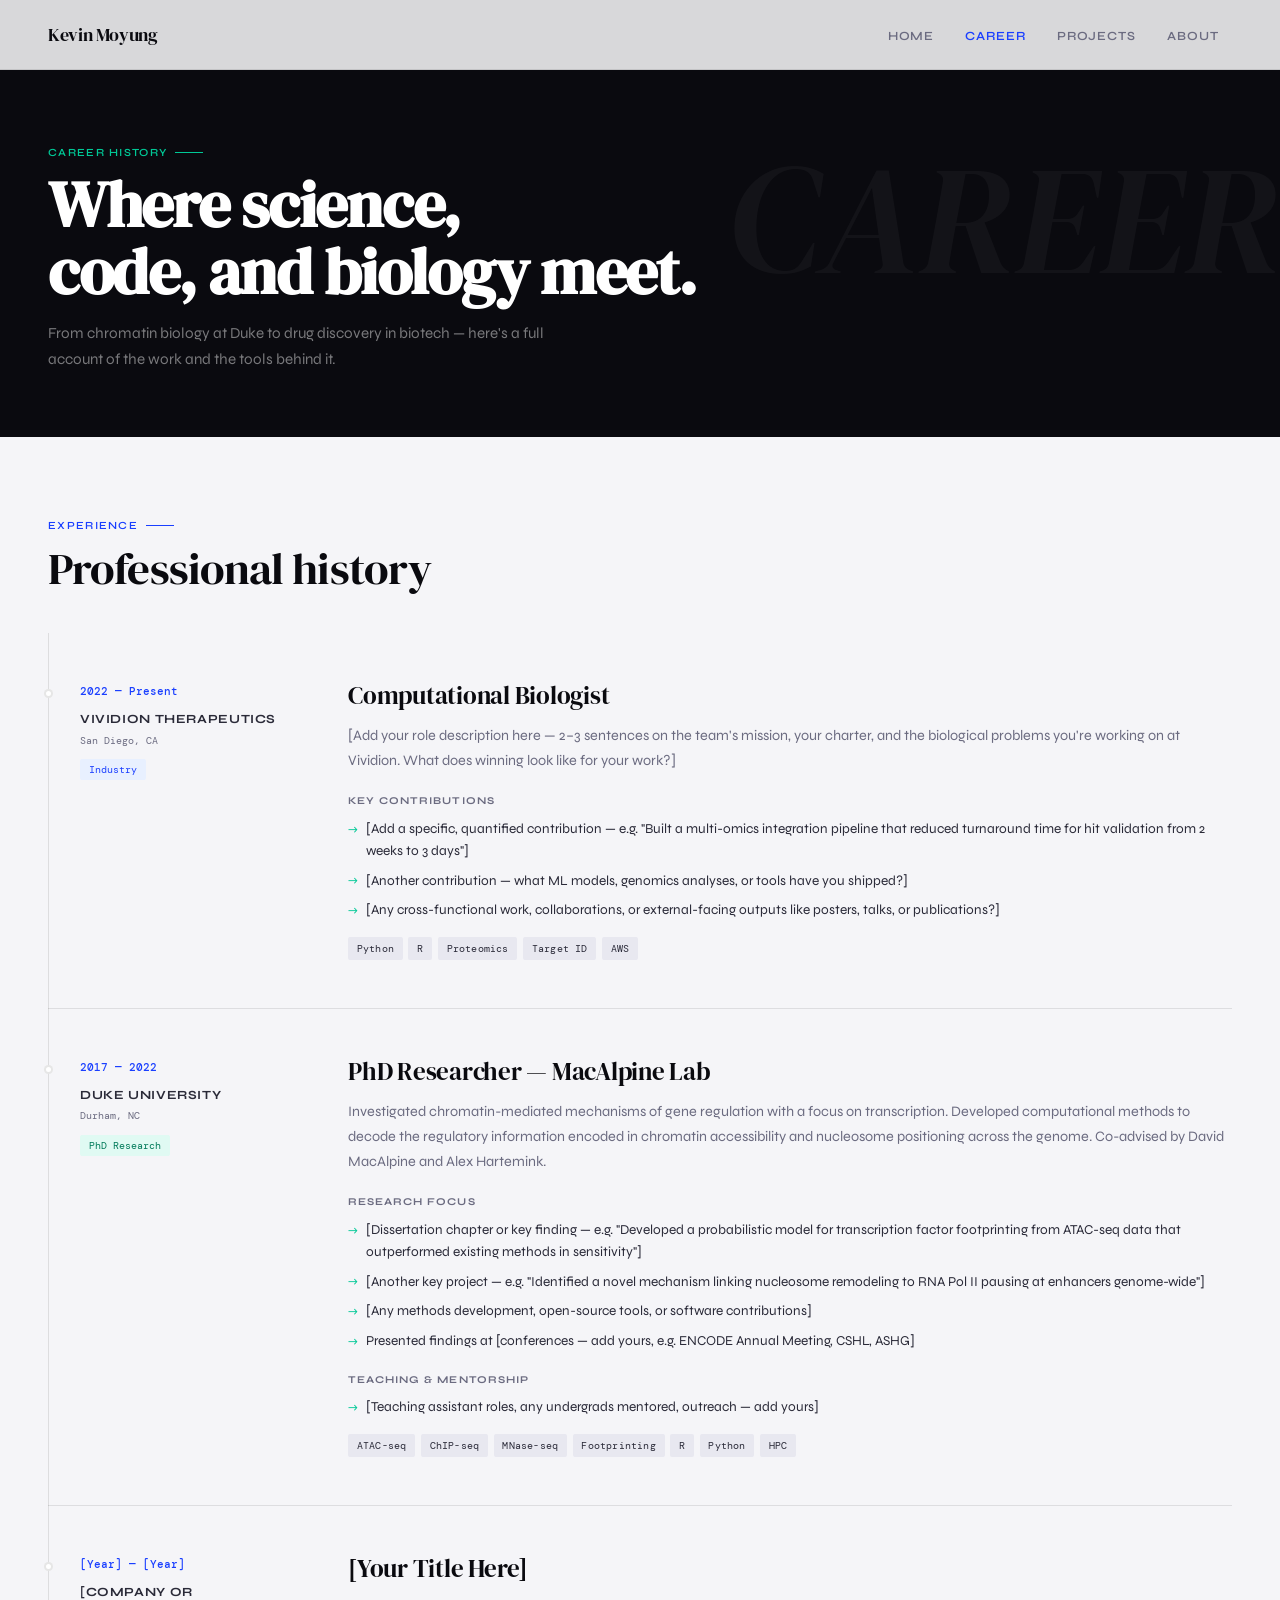
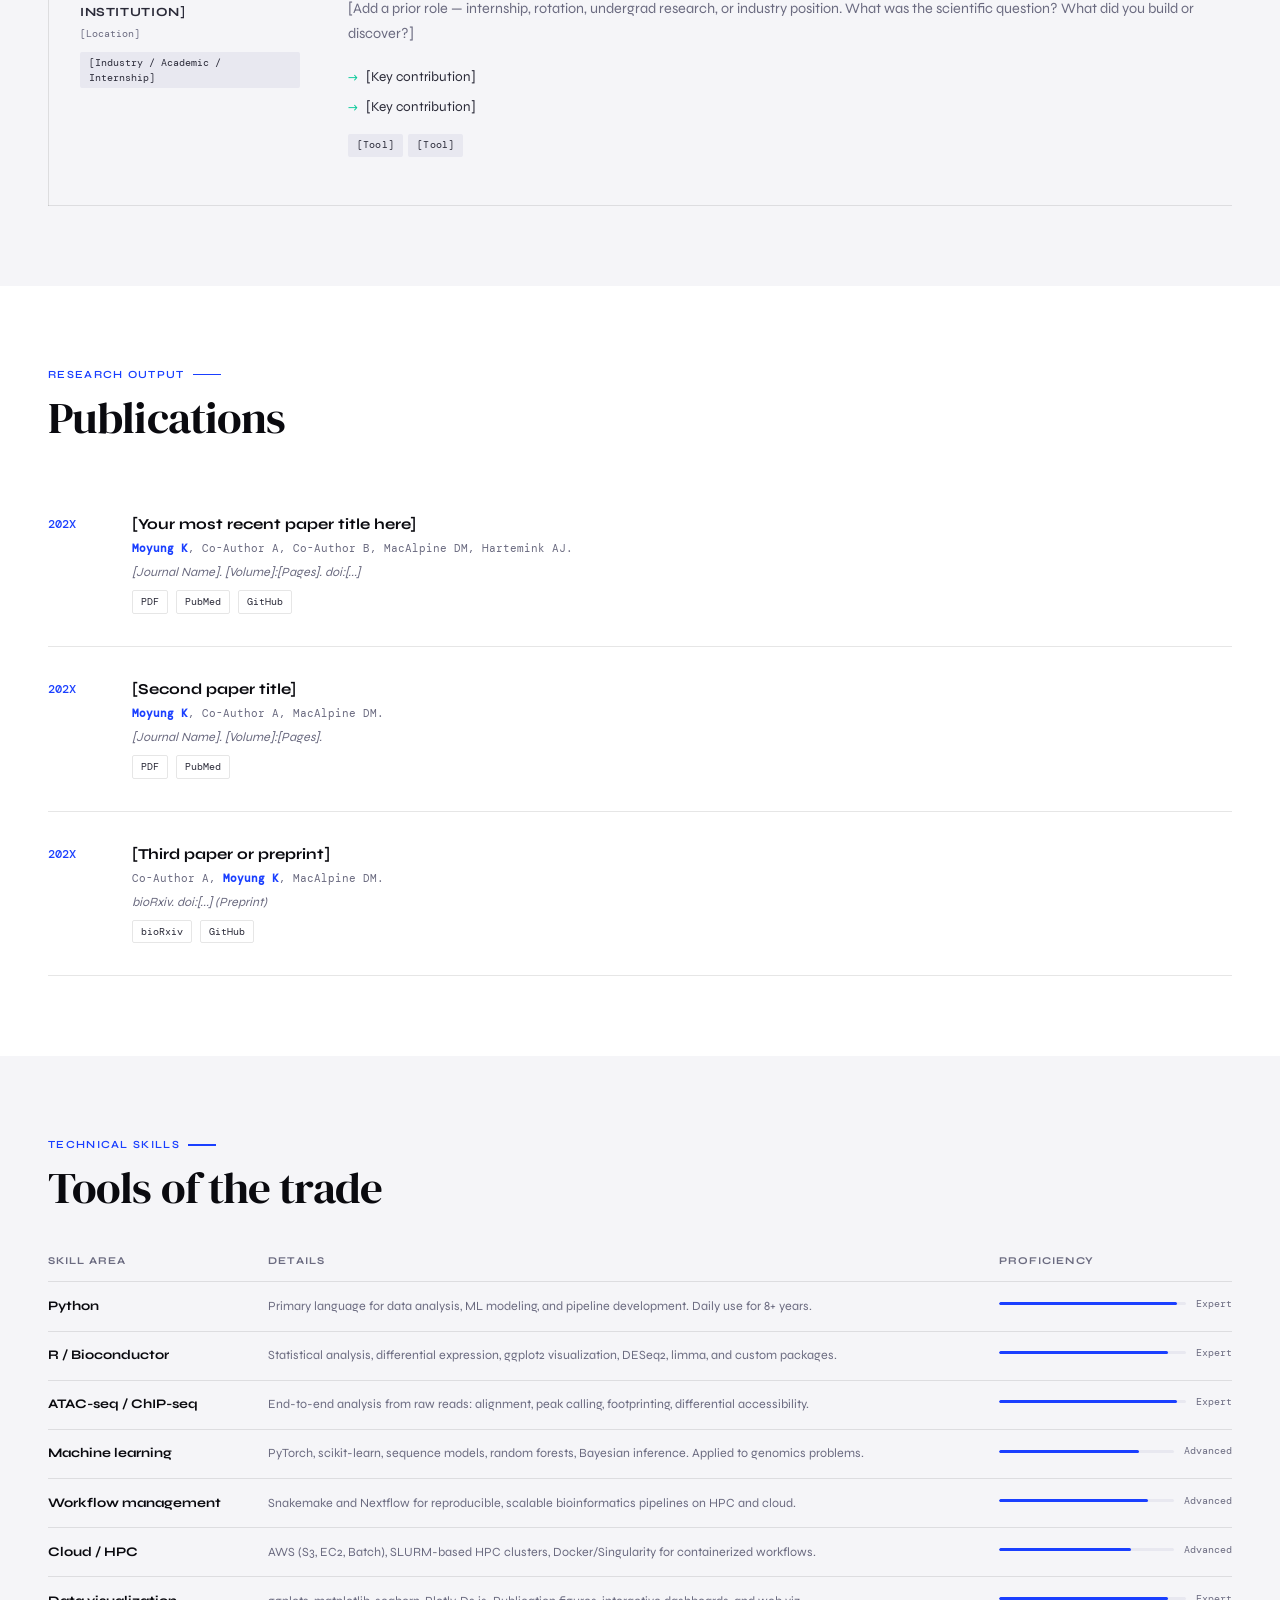
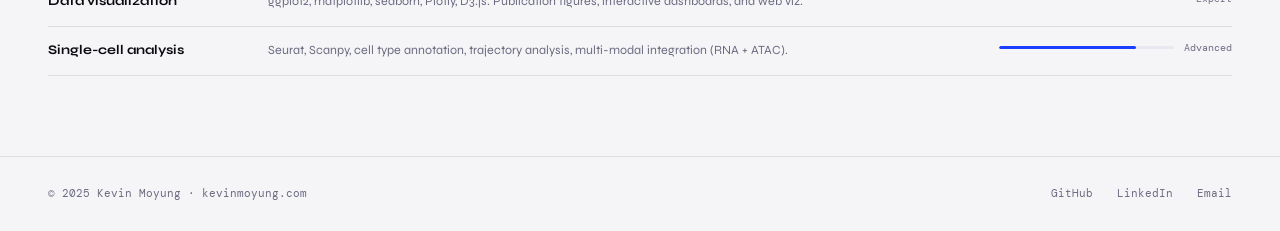
<file: career.html>
<!DOCTYPE html>
<html lang="en">
<head>
<meta charset="UTF-8">
<meta name="viewport" content="width=device-width, initial-scale=1.0">
<title>Career — Kevin Moyung</title>
<link rel="preconnect" href="https://fonts.googleapis.com">
<link href="https://fonts.googleapis.com/css2?family=DM+Serif+Display:ital@0;1&family=DM+Mono:wght@400;500&family=Syne:wght@400;600;700;800&display=swap" rel="stylesheet">
<link rel="stylesheet" href="style.css">
<style>
/* PAGE HEADER */
.page-header {
  padding: 9rem 3rem 4rem;
  background: var(--ink);
  color: #fff;
  position: relative; overflow: hidden;
}
.page-header::after {
  content: 'CAREER';
  position: absolute; right: -0.02em; top: 50%; transform: translateY(-50%);
  font-family: 'DM Serif Display', serif;
  font-size: clamp(6rem, 12vw, 11rem);
  font-style: italic; color: rgba(255,255,255,0.04);
  pointer-events: none; white-space: nowrap; line-height: 1;
}
.page-header .section-label { color: var(--accent2); }
.page-header .section-label::after { background: var(--accent2); }
.ph-title {
  font-family: 'DM Serif Display', serif;
  font-size: clamp(2.5rem, 5vw, 4rem);
  line-height: 1.05; letter-spacing: -0.02em; color: #fff;
  margin-bottom: 1rem; position: relative; z-index: 1;
}
.ph-sub { font-size: 0.95rem; color: rgba(255,255,255,.45); max-width: 500px; line-height: 1.7; position: relative; z-index: 1; }

/* EXPERIENCE TIMELINE */
.timeline-section { background: var(--bg); padding: 5rem 3rem; }
.timeline { position: relative; }
.timeline::before {
  content: ''; position: absolute; left: 0; top: 0; bottom: 0;
  width: 1px; background: var(--border);
}

.exp-block {
  display: grid;
  grid-template-columns: 220px 1fr;
  gap: 3rem;
  padding: 3rem 0 3rem 2rem;
  border-bottom: 1px solid var(--border);
  position: relative;
}
.exp-block::before {
  content: ''; position: absolute; left: -4px; top: 3.5rem;
  width: 9px; height: 9px; border-radius: 50%;
  background: var(--white); border: 2px solid var(--border);
  transition: border-color 0.2s, background 0.2s;
}
.exp-block:hover::before { background: var(--accent); border-color: var(--accent); }

.exp-meta { padding-top: 0.1rem; }
.exp-date {
  font-family: 'DM Mono', monospace;
  font-size: 0.7rem; color: var(--accent); margin-bottom: 0.5rem; font-weight: 500;
}
.exp-company {
  font-size: 0.78rem; font-weight: 700; letter-spacing: 0.05em;
  text-transform: uppercase; color: var(--ink2); margin-bottom: 0.25rem;
}
.exp-location { font-family: 'DM Mono', monospace; font-size: 0.65rem; color: var(--muted); }
.exp-type {
  display: inline-block; margin-top: 0.6rem;
  font-family: 'DM Mono', monospace; font-size: 0.6rem;
  padding: 0.18rem 0.55rem; border-radius: 2px;
  background: var(--subtle); color: var(--ink2);
}
.exp-type.industry { background: #e8f0ff; color: #1a3fff; }
.exp-type.academic { background: #e0faf3; color: #007a5a; }

.exp-content {}
.exp-title {
  font-family: 'DM Serif Display', serif;
  font-size: 1.55rem; letter-spacing: -0.01em;
  color: var(--ink); margin-bottom: 0.75rem; line-height: 1.2;
}
.exp-summary { font-size: 0.9rem; color: var(--muted); line-height: 1.75; margin-bottom: 1.25rem; }
.exp-section-head {
  font-size: 0.65rem; font-weight: 700; letter-spacing: 0.1em;
  text-transform: uppercase; color: var(--muted);
  margin-bottom: 0.5rem; margin-top: 1.25rem;
}
.exp-highlights { list-style: none; display: flex; flex-direction: column; gap: 0.5rem; margin-bottom: 1rem; }
.exp-highlights li {
  font-size: 0.85rem; color: var(--ink2); padding-left: 1.1rem;
  position: relative; line-height: 1.6;
}
.exp-highlights li::before { content: '→'; position: absolute; left: 0; color: var(--accent2); font-size: 0.75rem; top: 0.1rem; }
.exp-tags { display: flex; flex-wrap: wrap; gap: 0.35rem; margin-top: 1rem; }

/* PUBLICATIONS */
.pubs-section { background: var(--white); padding: 5rem 3rem; }
.pub-list { display: flex; flex-direction: column; gap: 0; }
.pub-item {
  padding: 2rem 0;
  border-bottom: 1px solid var(--border);
  display: grid; grid-template-columns: 60px 1fr;
  gap: 1.5rem; align-items: start;
}
.pub-year {
  font-family: 'DM Mono', monospace;
  font-size: 0.72rem; color: var(--accent); font-weight: 500;
  padding-top: 0.15rem;
}
.pub-title { font-size: 0.95rem; font-weight: 700; color: var(--ink); margin-bottom: 0.3rem; line-height: 1.4; }
.pub-authors { font-family: 'DM Mono', monospace; font-size: 0.68rem; color: var(--muted); margin-bottom: 0.3rem; }
.pub-authors strong { color: var(--accent); font-style: normal; }
.pub-journal { font-size: 0.78rem; color: var(--muted); font-style: italic; margin-bottom: 0.5rem; }
.pub-links { display: flex; gap: 0.5rem; }
.pub-link {
  font-family: 'DM Mono', monospace; font-size: 0.62rem;
  padding: 0.18rem 0.5rem; border: 1px solid var(--border);
  color: var(--ink2); text-decoration: none; border-radius: 2px;
  transition: border-color 0.2s, color 0.2s;
}
.pub-link:hover { border-color: var(--accent); color: var(--accent); }

/* SKILLS DEEP DIVE */
.skills-deep { background: var(--bg); padding: 5rem 3rem; }
.skills-table { width: 100%; border-collapse: collapse; }
.skills-table th {
  font-size: 0.65rem; font-weight: 700; letter-spacing: 0.1em; text-transform: uppercase;
  color: var(--muted); text-align: left; padding: 0 0 0.75rem;
  border-bottom: 1px solid var(--border);
}
.skills-table td { padding: 0.85rem 0; border-bottom: 1px solid var(--border); vertical-align: top; }
.skills-table td:first-child { font-size: 0.82rem; font-weight: 700; color: var(--ink); width: 220px; }
.skills-table td:nth-child(2) { font-size: 0.78rem; color: var(--muted); line-height: 1.65; padding-right: 2rem; }
.skills-table td:last-child { min-width: 200px; }
.skill-bar-wrap { display: flex; align-items: center; gap: 0.6rem; }
.skill-bar { flex: 1; height: 3px; background: var(--subtle); border-radius: 2px; overflow: hidden; }
.skill-bar-fill { height: 100%; background: var(--accent); border-radius: 2px; transition: width 1s ease; }
.skill-level { font-family: 'DM Mono', monospace; font-size: 0.6rem; color: var(--muted); white-space: nowrap; }

@media (max-width: 768px) {
  .page-header { padding: 7rem 1.5rem 3rem; }
  .exp-block { grid-template-columns: 1fr; gap: 0.5rem; padding: 2rem 0 2rem 1.5rem; }
  .pub-item { grid-template-columns: 45px 1fr; gap: 1rem; }
  .skills-table td:first-child { width: 140px; }
  .skills-table td:nth-child(2) { display: none; }
}
</style>
</head>
<body>

<nav>
  <a class="nav-logo" href="index.html">Kevin Moyung</a>
  <ul class="nav-links">
    <li><a href="index.html">Home</a></li>
    <li><a href="career.html" class="active">Career</a></li>
    <li><a href="projects.html">Projects</a></li>
    <li><a href="about.html">About</a></li>
  </ul>
</nav>

<!-- PAGE HEADER -->
<div class="page-header">
  <div class="section-label">Career history</div>
  <h1 class="ph-title">Where science,<br>code, and biology meet.</h1>
  <p class="ph-sub">From chromatin biology at Duke to drug discovery in biotech — here's a full account of the work and the tools behind it.</p>
</div>

<!-- EXPERIENCE TIMELINE -->
<section class="timeline-section">
  <div class="section-label reveal">Experience</div>
  <div class="section-title reveal">Professional history</div>
  <div class="timeline">

    <!-- CURRENT ROLE -->
    <div class="exp-block reveal">
      <div class="exp-meta">
        <div class="exp-date">2022 — Present</div>
        <div class="exp-company">Vividion Therapeutics</div>
        <div class="exp-location">San Diego, CA</div>
        <span class="exp-type industry">Industry</span>
      </div>
      <div class="exp-content">
        <div class="exp-title">Computational Biologist</div>
        <p class="exp-summary">
          [Add your role description here — 2–3 sentences on the team's mission, your charter, and the biological problems you're working on at Vividion. What does winning look like for your work?]
        </p>
        <div class="exp-section-head">Key contributions</div>
        <ul class="exp-highlights">
          <li>[Add a specific, quantified contribution — e.g. "Built a multi-omics integration pipeline that reduced turnaround time for hit validation from 2 weeks to 3 days"]</li>
          <li>[Another contribution — what ML models, genomics analyses, or tools have you shipped?]</li>
          <li>[Any cross-functional work, collaborations, or external-facing outputs like posters, talks, or publications?]</li>
        </ul>
        <div class="exp-tags">
          <span class="tag">Python</span><span class="tag">R</span><span class="tag">Proteomics</span><span class="tag">Target ID</span><span class="tag">AWS</span>
        </div>
      </div>
    </div>

    <!-- PHD -->
    <div class="exp-block reveal">
      <div class="exp-meta">
        <div class="exp-date">2017 — 2022</div>
        <div class="exp-company">Duke University</div>
        <div class="exp-location">Durham, NC</div>
        <span class="exp-type academic">PhD Research</span>
      </div>
      <div class="exp-content">
        <div class="exp-title">PhD Researcher — MacAlpine Lab</div>
        <p class="exp-summary">
          Investigated chromatin-mediated mechanisms of gene regulation with a focus on transcription. Developed computational methods to decode the regulatory information encoded in chromatin accessibility and nucleosome positioning across the genome. Co-advised by David MacAlpine and Alex Hartemink.
        </p>
        <div class="exp-section-head">Research focus</div>
        <ul class="exp-highlights">
          <li>[Dissertation chapter or key finding — e.g. "Developed a probabilistic model for transcription factor footprinting from ATAC-seq data that outperformed existing methods in sensitivity"]</li>
          <li>[Another key project — e.g. "Identified a novel mechanism linking nucleosome remodeling to RNA Pol II pausing at enhancers genome-wide"]</li>
          <li>[Any methods development, open-source tools, or software contributions]</li>
          <li>Presented findings at [conferences — add yours, e.g. ENCODE Annual Meeting, CSHL, ASHG]</li>
        </ul>
        <div class="exp-section-head">Teaching & mentorship</div>
        <ul class="exp-highlights">
          <li>[Teaching assistant roles, any undergrads mentored, outreach — add yours]</li>
        </ul>
        <div class="exp-tags">
          <span class="tag">ATAC-seq</span><span class="tag">ChIP-seq</span><span class="tag">MNase-seq</span><span class="tag">Footprinting</span><span class="tag">R</span><span class="tag">Python</span><span class="tag">HPC</span>
        </div>
      </div>
    </div>

    <!-- INTERNSHIP / PRIOR ROLE — add as many as needed -->
    <div class="exp-block reveal">
      <div class="exp-meta">
        <div class="exp-date">[Year] — [Year]</div>
        <div class="exp-company">[Company or Institution]</div>
        <div class="exp-location">[Location]</div>
        <span class="exp-type">[Industry / Academic / Internship]</span>
      </div>
      <div class="exp-content">
        <div class="exp-title">[Your Title Here]</div>
        <p class="exp-summary">[Add a prior role — internship, rotation, undergrad research, or industry position. What was the scientific question? What did you build or discover?]</p>
        <ul class="exp-highlights">
          <li>[Key contribution]</li>
          <li>[Key contribution]</li>
        </ul>
        <div class="exp-tags">
          <span class="tag">[Tool]</span><span class="tag">[Tool]</span>
        </div>
      </div>
    </div>

  </div>
</section>

<!-- PUBLICATIONS -->
<section class="pubs-section">
  <div class="section-label reveal">Research output</div>
  <div class="section-title reveal">Publications</div>
  <div class="pub-list">

    <div class="pub-item reveal">
      <div class="pub-year">202X</div>
      <div>
        <div class="pub-title">[Your most recent paper title here]</div>
        <div class="pub-authors"><strong>Moyung K</strong>, Co-Author A, Co-Author B, MacAlpine DM, Hartemink AJ.</div>
        <div class="pub-journal">[Journal Name]. [Volume]:[Pages]. doi:[...]</div>
        <div class="pub-links">
          <a href="#" class="pub-link">PDF</a>
          <a href="#" class="pub-link">PubMed</a>
          <a href="#" class="pub-link">GitHub</a>
        </div>
      </div>
    </div>

    <div class="pub-item reveal">
      <div class="pub-year">202X</div>
      <div>
        <div class="pub-title">[Second paper title]</div>
        <div class="pub-authors"><strong>Moyung K</strong>, Co-Author A, MacAlpine DM.</div>
        <div class="pub-journal">[Journal Name]. [Volume]:[Pages].</div>
        <div class="pub-links">
          <a href="#" class="pub-link">PDF</a>
          <a href="#" class="pub-link">PubMed</a>
        </div>
      </div>
    </div>

    <div class="pub-item reveal">
      <div class="pub-year">202X</div>
      <div>
        <div class="pub-title">[Third paper or preprint]</div>
        <div class="pub-authors">Co-Author A, <strong>Moyung K</strong>, MacAlpine DM.</div>
        <div class="pub-journal">bioRxiv. doi:[...] <em>(Preprint)</em></div>
        <div class="pub-links">
          <a href="#" class="pub-link">bioRxiv</a>
          <a href="#" class="pub-link">GitHub</a>
        </div>
      </div>
    </div>

  </div>
</section>

<!-- SKILLS DEEP DIVE -->
<section class="skills-deep">
  <div class="section-label reveal">Technical skills</div>
  <div class="section-title reveal">Tools of the trade</div>
  <table class="skills-table reveal">
    <thead>
      <tr>
        <th>Skill area</th>
        <th>Details</th>
        <th>Proficiency</th>
      </tr>
    </thead>
    <tbody>
      <tr>
        <td>Python</td>
        <td>Primary language for data analysis, ML modeling, and pipeline development. Daily use for 8+ years.</td>
        <td><div class="skill-bar-wrap"><div class="skill-bar"><div class="skill-bar-fill" data-w="95" style="width:0%"></div></div><span class="skill-level">Expert</span></div></td>
      </tr>
      <tr>
        <td>R / Bioconductor</td>
        <td>Statistical analysis, differential expression, ggplot2 visualization, DESeq2, limma, and custom packages.</td>
        <td><div class="skill-bar-wrap"><div class="skill-bar"><div class="skill-bar-fill" data-w="90" style="width:0%"></div></div><span class="skill-level">Expert</span></div></td>
      </tr>
      <tr>
        <td>ATAC-seq / ChIP-seq</td>
        <td>End-to-end analysis from raw reads: alignment, peak calling, footprinting, differential accessibility.</td>
        <td><div class="skill-bar-wrap"><div class="skill-bar"><div class="skill-bar-fill" data-w="95" style="width:0%"></div></div><span class="skill-level">Expert</span></div></td>
      </tr>
      <tr>
        <td>Machine learning</td>
        <td>PyTorch, scikit-learn, sequence models, random forests, Bayesian inference. Applied to genomics problems.</td>
        <td><div class="skill-bar-wrap"><div class="skill-bar"><div class="skill-bar-fill" data-w="80" style="width:0%"></div></div><span class="skill-level">Advanced</span></div></td>
      </tr>
      <tr>
        <td>Workflow management</td>
        <td>Snakemake and Nextflow for reproducible, scalable bioinformatics pipelines on HPC and cloud.</td>
        <td><div class="skill-bar-wrap"><div class="skill-bar"><div class="skill-bar-fill" data-w="85" style="width:0%"></div></div><span class="skill-level">Advanced</span></div></td>
      </tr>
      <tr>
        <td>Cloud / HPC</td>
        <td>AWS (S3, EC2, Batch), SLURM-based HPC clusters, Docker/Singularity for containerized workflows.</td>
        <td><div class="skill-bar-wrap"><div class="skill-bar"><div class="skill-bar-fill" data-w="75" style="width:0%"></div></div><span class="skill-level">Advanced</span></div></td>
      </tr>
      <tr>
        <td>Data visualization</td>
        <td>ggplot2, matplotlib, seaborn, Plotly, D3.js. Publication figures, interactive dashboards, and web viz.</td>
        <td><div class="skill-bar-wrap"><div class="skill-bar"><div class="skill-bar-fill" data-w="90" style="width:0%"></div></div><span class="skill-level">Expert</span></div></td>
      </tr>
      <tr>
        <td>Single-cell analysis</td>
        <td>Seurat, Scanpy, cell type annotation, trajectory analysis, multi-modal integration (RNA + ATAC).</td>
        <td><div class="skill-bar-wrap"><div class="skill-bar"><div class="skill-bar-fill" data-w="78" style="width:0%"></div></div><span class="skill-level">Advanced</span></div></td>
      </tr>
    </tbody>
  </table>
</section>

<footer>
  <span class="footer-copy">© 2025 Kevin Moyung · kevinmoyung.com</span>
  <div class="footer-links">
    <a href="https://github.com/kmoyung" target="_blank">GitHub</a>
    <a href="https://www.linkedin.com/in/kevinmoyung/" target="_blank">LinkedIn</a>
    <a href="mailto:kevinmoyung@gmail.com">Email</a>
  </div>
</footer>

<script>
const io = new IntersectionObserver(es => es.forEach(e => { if(e.isIntersecting){e.target.classList.add('revealed'); io.unobserve(e.target);} }), {threshold:.06});
document.querySelectorAll('.reveal').forEach(el => io.observe(el));

// Animate skill bars on scroll
const barObs = new IntersectionObserver(es => es.forEach(e => {
  if (e.isIntersecting) {
    e.target.querySelectorAll('.skill-bar-fill').forEach(bar => {
      bar.style.width = bar.dataset.w + '%';
    });
    barObs.unobserve(e.target);
  }
}), {threshold: 0.3});
document.querySelectorAll('.skills-table').forEach(t => barObs.observe(t));
</script>
</body>
</html>
</file>
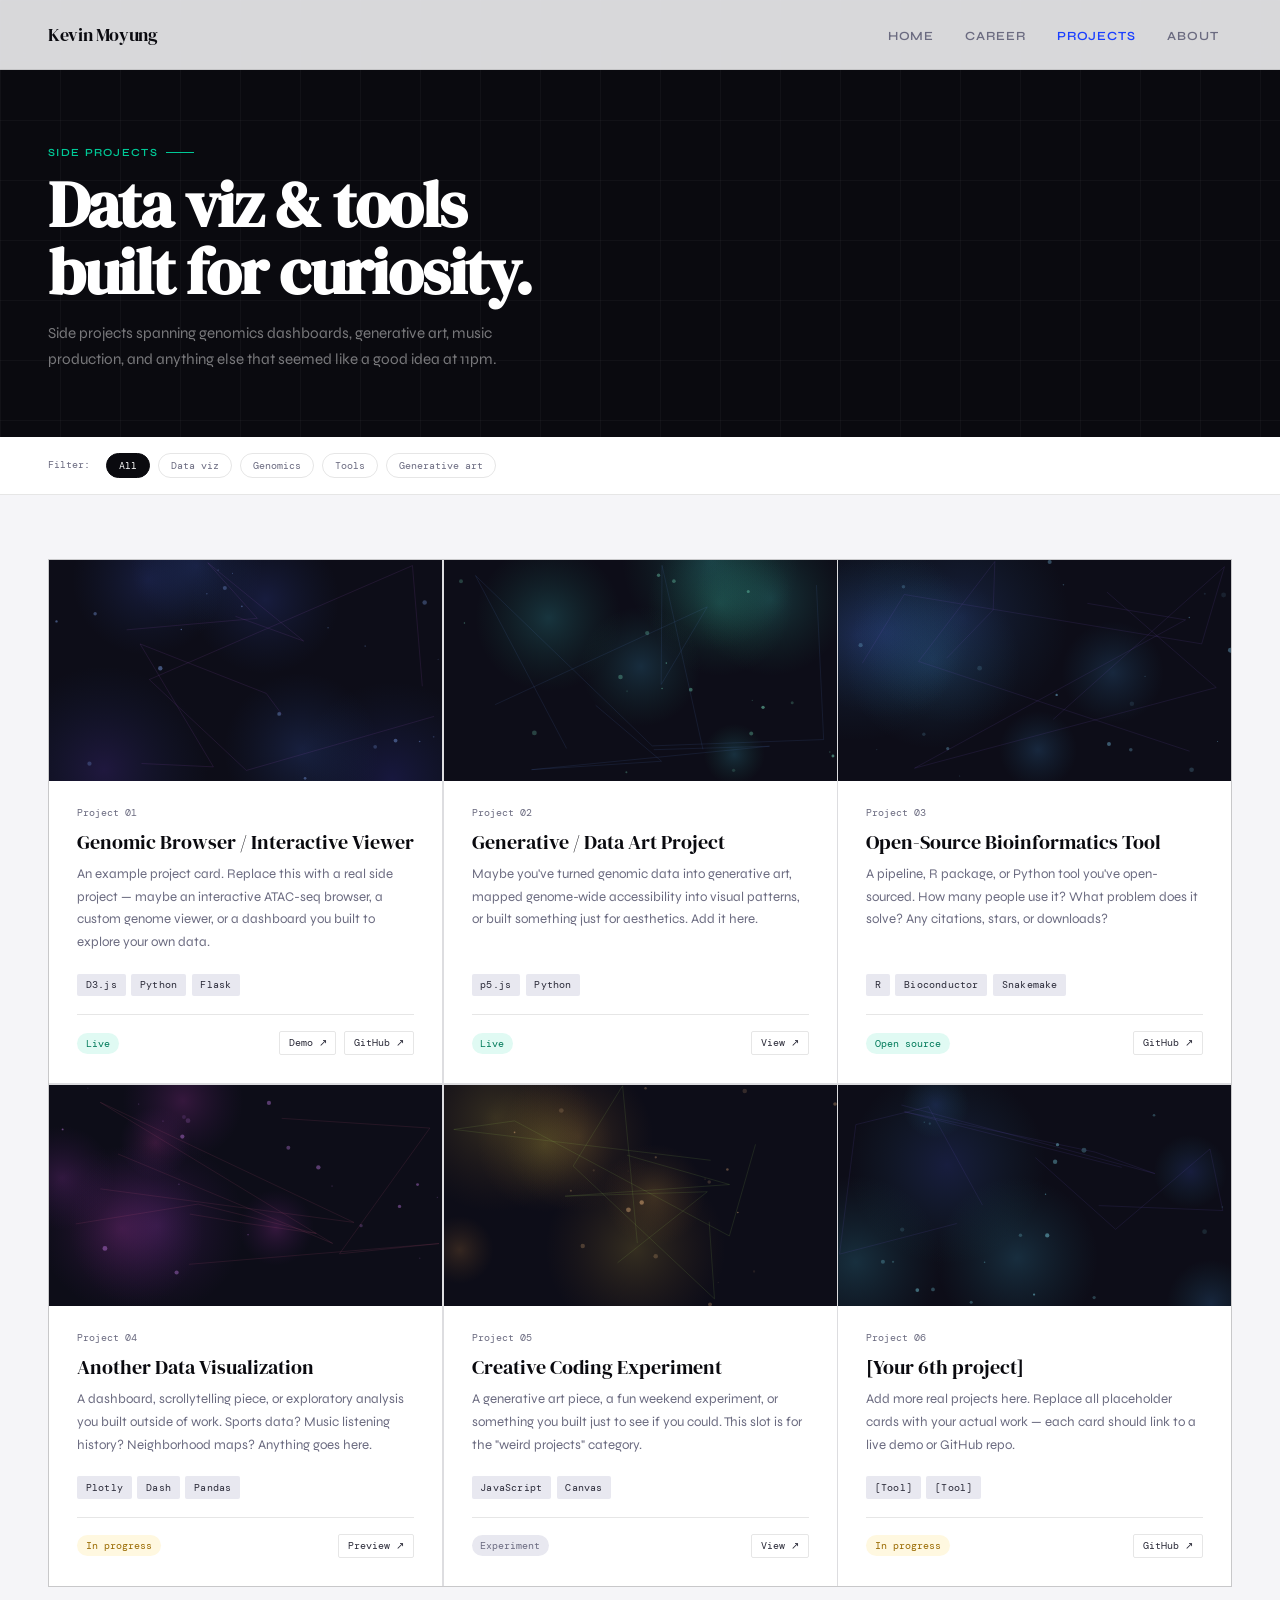
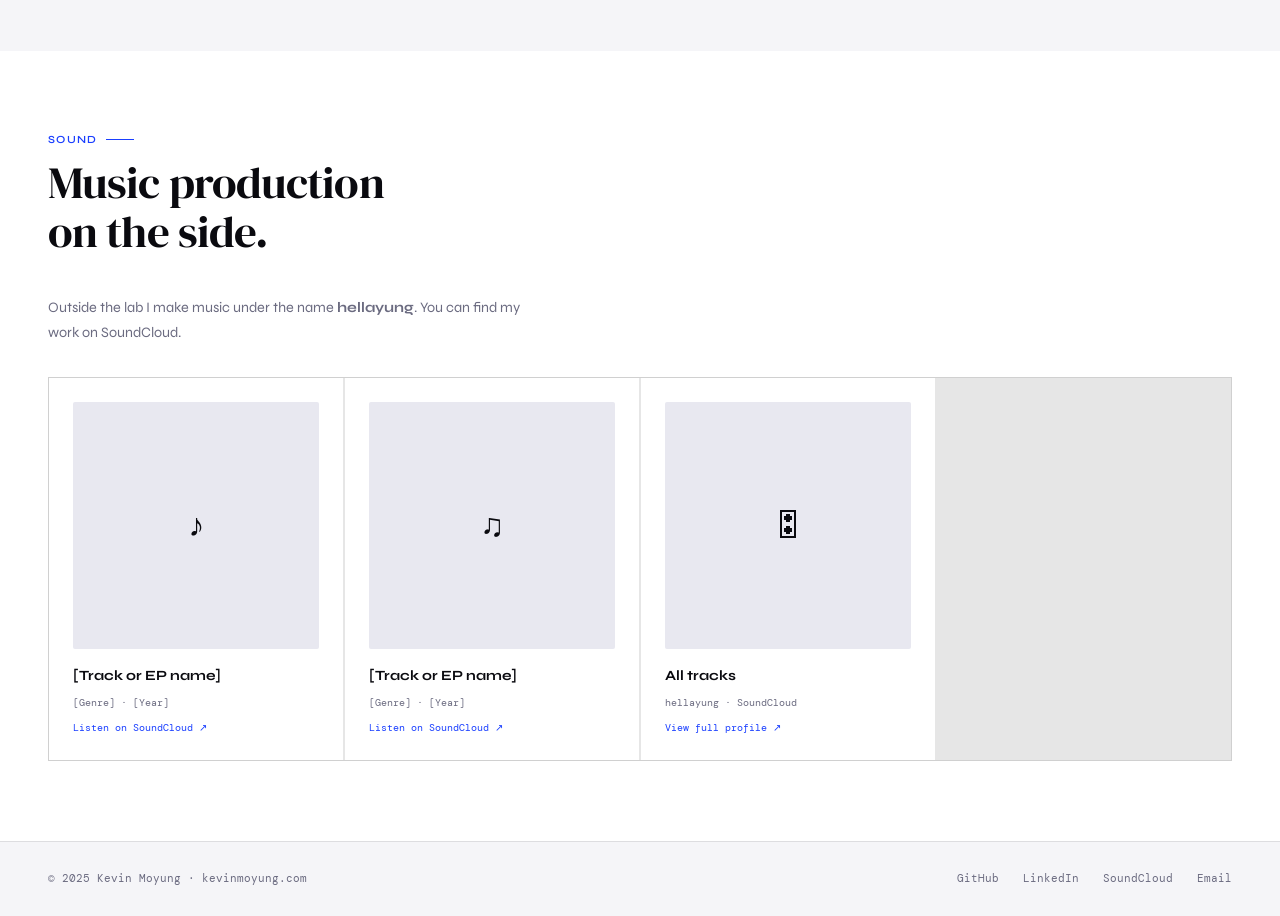
<file: projects.html>
<!DOCTYPE html>
<html lang="en">
<head>
<meta charset="UTF-8">
<meta name="viewport" content="width=device-width, initial-scale=1.0">
<title>Projects — Kevin Moyung</title>
<link rel="preconnect" href="https://fonts.googleapis.com">
<link href="https://fonts.googleapis.com/css2?family=DM+Serif+Display:ital@0;1&family=DM+Mono:wght@400;500&family=Syne:wght@400;600;700;800&display=swap" rel="stylesheet">
<link rel="stylesheet" href="style.css">
<style>
/* PAGE HEADER — dark with grid overlay */
.page-header {
  padding: 9rem 3rem 4rem;
  background: var(--ink);
  color: #fff;
  position: relative; overflow: hidden;
}
.grid-overlay {
  position: absolute; inset: 0; pointer-events: none;
  background-image:
    linear-gradient(rgba(255,255,255,0.03) 1px, transparent 1px),
    linear-gradient(90deg, rgba(255,255,255,0.03) 1px, transparent 1px);
  background-size: 60px 60px;
}
.page-header .section-label { color: var(--accent2); position: relative; z-index: 1; }
.page-header .section-label::after { background: var(--accent2); }
.ph-title {
  font-family: 'DM Serif Display', serif;
  font-size: clamp(2.5rem, 5vw, 4rem);
  line-height: 1.05; letter-spacing: -0.02em; color: #fff;
  margin-bottom: 1rem; position: relative; z-index: 1;
}
.ph-sub { font-size: 0.95rem; color: rgba(255,255,255,.45); max-width: 520px; line-height: 1.7; position: relative; z-index: 1; }

/* FILTER BAR */
.filter-bar {
  background: var(--white);
  border-bottom: 1px solid var(--border);
  padding: 1rem 3rem;
  display: flex; align-items: center; gap: 0.5rem;
  flex-wrap: wrap;
  position: sticky; top: 62px; z-index: 50;
}
.filter-label { font-family: 'DM Mono', monospace; font-size: 0.65rem; color: var(--muted); margin-right: 0.5rem; white-space: nowrap; }
.filter-btn {
  font-family: 'DM Mono', monospace; font-size: 0.65rem;
  padding: 0.3rem 0.75rem; border: 1px solid var(--border);
  background: transparent; color: var(--muted);
  border-radius: 20px; cursor: pointer;
  transition: all 0.15s;
}
.filter-btn:hover, .filter-btn.active {
  background: var(--ink); color: #fff; border-color: var(--ink);
}

/* PROJECTS GRID */
.projects-main { background: var(--bg); padding: 4rem 3rem; }
.projects-grid {
  display: grid;
  grid-template-columns: repeat(auto-fill, minmax(340px, 1fr));
  gap: 1.5px;
  background: var(--border);
  border: 1.5px solid var(--border);
}
.project-card {
  background: var(--white);
  padding: 0;
  display: flex; flex-direction: column;
  position: relative; overflow: hidden;
  transition: background 0.2s;
}
.project-card:hover { background: #fafafe; }
.project-card:hover .project-thumb { transform: scale(1.03); }

/* Placeholder preview area */
.project-thumb {
  width: 100%; aspect-ratio: 16/9;
  background: var(--ink);
  position: relative; overflow: hidden;
  transition: transform 0.4s ease;
  display: flex; align-items: center; justify-content: center;
}
.project-thumb-label {
  font-family: 'DM Mono', monospace;
  font-size: 0.65rem; color: rgba(255,255,255,0.2);
  letter-spacing: 0.1em; text-transform: uppercase;
}
.project-thumb img { width: 100%; height: 100%; object-fit: cover; display: block; }
.project-thumb canvas { position: absolute; inset: 0; width: 100%; height: 100%; }

.project-body { padding: 1.5rem 1.75rem 1.75rem; flex: 1; display: flex; flex-direction: column; }
.project-num { font-family: 'DM Mono', monospace; font-size: 0.6rem; color: var(--muted); margin-bottom: 0.6rem; }
.project-name {
  font-family: 'DM Serif Display', serif;
  font-size: 1.25rem; color: var(--ink); line-height: 1.2;
  margin-bottom: 0.6rem;
}
.project-desc { font-size: 0.83rem; color: var(--muted); line-height: 1.7; flex: 1; margin-bottom: 1.25rem; }
.project-tags { display: flex; flex-wrap: wrap; gap: 0.35rem; margin-bottom: 1.1rem; }
.project-footer {
  display: flex; align-items: center; justify-content: space-between;
  border-top: 1px solid var(--border); padding-top: 1rem;
}
.project-status {
  font-family: 'DM Mono', monospace; font-size: 0.6rem;
  padding: 0.18rem 0.55rem; border-radius: 20px;
}
.project-status.live { background: #e0faf3; color: #007a5a; }
.project-status.wip { background: #fff8e0; color: #9a6a00; }
.project-status.archived { background: var(--subtle); color: var(--muted); }
.project-links { display: flex; gap: 0.5rem; }
.project-link {
  font-family: 'DM Mono', monospace; font-size: 0.62rem;
  padding: 0.2rem 0.55rem; border: 1px solid var(--border);
  color: var(--ink2); text-decoration: none; border-radius: 2px;
  transition: all 0.15s;
}
.project-link:hover { border-color: var(--accent); color: var(--accent); }

/* HIDDEN for filtering */
.project-card.hidden { display: none; }

/* MUSIC NOTE */
.music-section { background: var(--white); padding: 5rem 3rem; }
.music-grid {
  display: grid; grid-template-columns: repeat(auto-fill, minmax(240px, 1fr));
  gap: 1.5px; background: var(--border); border: 1.5px solid var(--border);
}
.music-card {
  background: var(--white); padding: 1.5rem;
  display: flex; flex-direction: column; gap: 0.5rem;
  transition: background 0.2s;
}
.music-card:hover { background: #f8f8ff; }
.music-thumb {
  width: 100%; aspect-ratio: 1;
  background: var(--subtle); border-radius: 2px;
  display: flex; align-items: center; justify-content: center;
  margin-bottom: 0.5rem;
}
.music-thumb-icon { font-size: 2rem; }
.music-title { font-size: 0.88rem; font-weight: 700; color: var(--ink); }
.music-meta { font-family: 'DM Mono', monospace; font-size: 0.65rem; color: var(--muted); }
.music-link {
  font-family: 'DM Mono', monospace; font-size: 0.62rem;
  color: var(--accent); text-decoration: none;
  margin-top: auto;
}
.music-link:hover { text-decoration: underline; }

@media (max-width: 768px) {
  .page-header { padding: 7rem 1.5rem 3rem; }
  .filter-bar { padding: 0.75rem 1.5rem; top: 56px; }
  .projects-main { padding: 3rem 1.5rem; }
  .projects-grid { grid-template-columns: 1fr; }
  .music-section { padding: 3.5rem 1.5rem; }
}
</style>
</head>
<body>

<nav>
  <a class="nav-logo" href="index.html">Kevin Moyung</a>
  <ul class="nav-links">
    <li><a href="index.html">Home</a></li>
    <li><a href="career.html">Career</a></li>
    <li><a href="projects.html" class="active">Projects</a></li>
    <li><a href="about.html">About</a></li>
  </ul>
</nav>

<!-- PAGE HEADER -->
<div class="page-header">
  <div class="grid-overlay"></div>
  <div class="section-label">Side projects</div>
  <h1 class="ph-title">Data viz &amp; tools<br>built for curiosity.</h1>
  <p class="ph-sub">Side projects spanning genomics dashboards, generative art, music production, and anything else that seemed like a good idea at 11pm.</p>
</div>

<!-- FILTER -->
<div class="filter-bar">
  <span class="filter-label">Filter:</span>
  <button class="filter-btn active" data-filter="all">All</button>
  <button class="filter-btn" data-filter="dataviz">Data viz</button>
  <button class="filter-btn" data-filter="genomics">Genomics</button>
  <button class="filter-btn" data-filter="tool">Tools</button>
  <button class="filter-btn" data-filter="art">Generative art</button>
</div>

<!-- PROJECTS -->
<section class="projects-main">
  <div class="projects-grid" id="projectGrid">

    <!-- PROJECT 1 — replace with real ones -->
    <div class="project-card reveal" data-tags="dataviz genomics">
      <div class="project-thumb">
        <canvas id="c1"></canvas>
        <span class="project-thumb-label">Add screenshot</span>
      </div>
      <div class="project-body">
        <div class="project-num">Project 01</div>
        <div class="project-name">Genomic Browser / Interactive Viewer</div>
        <div class="project-desc">An example project card. Replace this with a real side project — maybe an interactive ATAC-seq browser, a custom genome viewer, or a dashboard you built to explore your own data.</div>
        <div class="project-tags">
          <span class="tag">D3.js</span><span class="tag">Python</span><span class="tag">Flask</span>
        </div>
        <div class="project-footer">
          <span class="project-status live">Live</span>
          <div class="project-links">
            <a href="#" class="project-link">Demo ↗</a>
            <a href="https://github.com/kmoyung" class="project-link">GitHub ↗</a>
          </div>
        </div>
      </div>
    </div>

    <div class="project-card reveal" data-tags="dataviz art">
      <div class="project-thumb">
        <canvas id="c2"></canvas>
        <span class="project-thumb-label">Add screenshot</span>
      </div>
      <div class="project-body">
        <div class="project-num">Project 02</div>
        <div class="project-name">Generative / Data Art Project</div>
        <div class="project-desc">Maybe you've turned genomic data into generative art, mapped genome-wide accessibility into visual patterns, or built something just for aesthetics. Add it here.</div>
        <div class="project-tags">
          <span class="tag">p5.js</span><span class="tag">Python</span>
        </div>
        <div class="project-footer">
          <span class="project-status live">Live</span>
          <div class="project-links">
            <a href="#" class="project-link">View ↗</a>
          </div>
        </div>
      </div>
    </div>

    <div class="project-card reveal" data-tags="tool genomics">
      <div class="project-thumb">
        <canvas id="c3"></canvas>
        <span class="project-thumb-label">Add screenshot</span>
      </div>
      <div class="project-body">
        <div class="project-num">Project 03</div>
        <div class="project-name">Open-Source Bioinformatics Tool</div>
        <div class="project-desc">A pipeline, R package, or Python tool you've open-sourced. How many people use it? What problem does it solve? Any citations, stars, or downloads?</div>
        <div class="project-tags">
          <span class="tag">R</span><span class="tag">Bioconductor</span><span class="tag">Snakemake</span>
        </div>
        <div class="project-footer">
          <span class="project-status live">Open source</span>
          <div class="project-links">
            <a href="https://github.com/kmoyung" class="project-link">GitHub ↗</a>
          </div>
        </div>
      </div>
    </div>

    <div class="project-card reveal" data-tags="dataviz">
      <div class="project-thumb">
        <canvas id="c4"></canvas>
        <span class="project-thumb-label">Add screenshot</span>
      </div>
      <div class="project-body">
        <div class="project-num">Project 04</div>
        <div class="project-name">Another Data Visualization</div>
        <div class="project-desc">A dashboard, scrollytelling piece, or exploratory analysis you built outside of work. Sports data? Music listening history? Neighborhood maps? Anything goes here.</div>
        <div class="project-tags">
          <span class="tag">Plotly</span><span class="tag">Dash</span><span class="tag">Pandas</span>
        </div>
        <div class="project-footer">
          <span class="project-status wip">In progress</span>
          <div class="project-links">
            <a href="#" class="project-link">Preview ↗</a>
          </div>
        </div>
      </div>
    </div>

    <div class="project-card reveal" data-tags="art">
      <div class="project-thumb">
        <canvas id="c5"></canvas>
        <span class="project-thumb-label">Add screenshot</span>
      </div>
      <div class="project-body">
        <div class="project-num">Project 05</div>
        <div class="project-name">Creative Coding Experiment</div>
        <div class="project-desc">A generative art piece, a fun weekend experiment, or something you built just to see if you could. This slot is for the "weird projects" category.</div>
        <div class="project-tags">
          <span class="tag">JavaScript</span><span class="tag">Canvas</span>
        </div>
        <div class="project-footer">
          <span class="project-status archived">Experiment</span>
          <div class="project-links">
            <a href="#" class="project-link">View ↗</a>
          </div>
        </div>
      </div>
    </div>

    <div class="project-card reveal" data-tags="tool dataviz">
      <div class="project-thumb">
        <canvas id="c6"></canvas>
        <span class="project-thumb-label">Add screenshot</span>
      </div>
      <div class="project-body">
        <div class="project-num">Project 06</div>
        <div class="project-name">[Your 6th project]</div>
        <div class="project-desc">Add more real projects here. Replace all placeholder cards with your actual work — each card should link to a live demo or GitHub repo.</div>
        <div class="project-tags">
          <span class="tag">[Tool]</span><span class="tag">[Tool]</span>
        </div>
        <div class="project-footer">
          <span class="project-status wip">In progress</span>
          <div class="project-links">
            <a href="https://github.com/kmoyung" class="project-link">GitHub ↗</a>
          </div>
        </div>
      </div>
    </div>

  </div>
</section>

<!-- MUSIC -->
<section class="music-section">
  <div class="section-label reveal">Sound</div>
  <div class="section-title reveal">Music production<br>on the side.</div>
  <p style="font-size:0.9rem;color:var(--muted);margin-bottom:2rem;max-width:500px;line-height:1.7;" class="reveal">Outside the lab I make music under the name <strong>hellayung</strong>. You can find my work on SoundCloud.</p>
  <div class="music-grid reveal">
    <div class="music-card">
      <div class="music-thumb"><span class="music-thumb-icon">♪</span></div>
      <div class="music-title">[Track or EP name]</div>
      <div class="music-meta">[Genre] · [Year]</div>
      <a href="https://soundcloud.com/hellayung" target="_blank" class="music-link">Listen on SoundCloud ↗</a>
    </div>
    <div class="music-card">
      <div class="music-thumb"><span class="music-thumb-icon">♫</span></div>
      <div class="music-title">[Track or EP name]</div>
      <div class="music-meta">[Genre] · [Year]</div>
      <a href="https://soundcloud.com/hellayung" target="_blank" class="music-link">Listen on SoundCloud ↗</a>
    </div>
    <div class="music-card">
      <div class="music-thumb"><span class="music-thumb-icon">🎛</span></div>
      <div class="music-title">All tracks</div>
      <div class="music-meta">hellayung · SoundCloud</div>
      <a href="https://soundcloud.com/hellayung" target="_blank" class="music-link">View full profile ↗</a>
    </div>
  </div>
</section>

<footer>
  <span class="footer-copy">© 2025 Kevin Moyung · kevinmoyung.com</span>
  <div class="footer-links">
    <a href="https://github.com/kmoyung" target="_blank">GitHub</a>
    <a href="https://www.linkedin.com/in/kevinmoyung/" target="_blank">LinkedIn</a>
    <a href="https://soundcloud.com/hellayung" target="_blank">SoundCloud</a>
    <a href="mailto:kevinmoyung@gmail.com">Email</a>
  </div>
</footer>

<script>
// Scroll reveal
const io = new IntersectionObserver(es => es.forEach(e => { if(e.isIntersecting){e.target.classList.add('revealed');io.unobserve(e.target);} }), {threshold:.06});
document.querySelectorAll('.reveal').forEach(el => io.observe(el));

// Filter
document.querySelectorAll('.filter-btn').forEach(btn => {
  btn.addEventListener('click', () => {
    document.querySelectorAll('.filter-btn').forEach(b => b.classList.remove('active'));
    btn.classList.add('active');
    const f = btn.dataset.filter;
    document.querySelectorAll('.project-card').forEach(card => {
      const tags = card.dataset.tags || '';
      card.classList.toggle('hidden', f !== 'all' && !tags.includes(f));
    });
  });
});

// Generative thumb previews (abstract patterns for each card)
function drawPattern(id, hue, seed) {
  const c = document.getElementById(id);
  if (!c) return;
  const ctx = c.getContext('2d');
  c.width = c.offsetWidth; c.height = c.offsetHeight;
  const W = c.width, H = c.height;
  ctx.fillStyle = '#0d0d18'; ctx.fillRect(0,0,W,H);
  const r = (n) => { seed = (seed * 1664525 + 1013904223) & 0xffffffff; return (seed >>> 0) / 0xffffffff; };
  for (let i = 0; i < 6; i++) {
    const x = r() * W, y = r() * H, rad = r() * 80 + 30;
    const grad = ctx.createRadialGradient(x, y, 0, x, y, rad);
    grad.addColorStop(0, `hsla(${hue + r()*40}, 80%, 60%, 0.18)`);
    grad.addColorStop(1, `hsla(${hue}, 60%, 40%, 0)`);
    ctx.fillStyle = grad; ctx.beginPath(); ctx.arc(x, y, rad, 0, Math.PI*2); ctx.fill();
  }
  for (let i = 0; i < 20; i++) {
    const x = r()*W, y = r()*H;
    ctx.beginPath(); ctx.arc(x, y, r()*2+.5, 0, Math.PI*2);
    ctx.fillStyle = `hsla(${hue}, 70%, 70%, ${r()*.4+.1})`; ctx.fill();
  }
  for (let i = 0; i < 3; i++) {
    ctx.beginPath();
    ctx.moveTo(r()*W, r()*H);
    for (let j = 0; j < 4; j++) ctx.lineTo(r()*W, r()*H);
    ctx.strokeStyle = `hsla(${hue+60}, 60%, 60%, 0.12)`; ctx.lineWidth = 1; ctx.stroke();
  }
}
drawPattern('c1', 220, 42);
drawPattern('c2', 160, 77);
drawPattern('c3', 200, 13);
drawPattern('c4', 280, 88);
drawPattern('c5', 30,  55);
drawPattern('c6', 190, 31);
</script>
</body>
</html>
</file>
<file: style.css>
@import url('https://fonts.googleapis.com/css2?family=DM+Serif+Display:ital@0;1&family=DM+Mono:wght@400;500&family=Syne:wght@400;600;700;800&display=swap');

*, *::before, *::after { box-sizing: border-box; margin: 0; padding: 0; }

:root {
  --ink: #0a0a0f;
  --ink2: #2a2a38;
  --muted: #6b6b80;
  --subtle: #e8e8f0;
  --bg: #f5f5f8;
  --white: #ffffff;
  --accent: #1a3fff;
  --accent2: #00c896;
  --border: rgba(10,10,15,0.1);
  --dark: #0d0d18;
}

html { scroll-behavior: smooth; }

body {
  font-family: 'Syne', sans-serif;
  background: var(--bg);
  color: var(--ink);
  line-height: 1.6;
  overflow-x: hidden;
}

/* ── NAV ── */
nav {
  position: fixed; top: 0; left: 0; right: 0; z-index: 100;
  display: flex; align-items: center; justify-content: space-between;
  padding: 1.25rem 3rem;
  background: rgba(245,245,248,0.88);
  backdrop-filter: blur(14px);
  border-bottom: 1px solid var(--border);
}
.nav-logo {
  font-family: 'DM Serif Display', serif;
  font-size: 1.15rem; letter-spacing: -0.02em;
  color: var(--ink); text-decoration: none;
}
.nav-links { display: flex; gap: 0.25rem; list-style: none; }
.nav-links a {
  font-size: 0.78rem; font-weight: 600; letter-spacing: 0.07em;
  text-transform: uppercase; color: var(--muted); text-decoration: none;
  padding: 0.4rem 0.85rem; border-radius: 3px;
  transition: color 0.2s, background 0.2s;
}
.nav-links a:hover { color: var(--ink); background: rgba(10,10,15,0.05); }
.nav-links a.active { color: var(--accent); }

/* ── SECTION COMMON ── */
section { padding: 5rem 3rem; }
.section-label {
  font-size: 0.68rem; font-weight: 600; letter-spacing: 0.12em;
  text-transform: uppercase; color: var(--accent);
  margin-bottom: 0.6rem;
  display: flex; align-items: center; gap: 8px;
}
.section-label::after { content: ''; flex: 0 0 28px; height: 1.5px; background: var(--accent); }
.section-title {
  font-family: 'DM Serif Display', serif;
  font-size: clamp(2rem, 3.5vw, 2.8rem);
  line-height: 1.1; letter-spacing: -0.02em;
  margin-bottom: 2.5rem;
}

/* ── BUTTONS ── */
.btn-primary {
  font-family: 'Syne', sans-serif;
  font-size: 0.78rem; font-weight: 600; letter-spacing: 0.06em;
  text-transform: uppercase; padding: 0.85rem 1.75rem;
  background: var(--ink); color: var(--white);
  border: none; border-radius: 3px;
  cursor: pointer; text-decoration: none; display: inline-block;
  transition: background 0.2s, transform 0.15s;
}
.btn-primary:hover { background: var(--accent); transform: translateY(-1px); }
.btn-outline {
  font-family: 'Syne', sans-serif;
  font-size: 0.78rem; font-weight: 600; letter-spacing: 0.06em;
  text-transform: uppercase; padding: 0.85rem 1.75rem;
  background: transparent; color: var(--ink);
  border: 1.5px solid var(--ink); border-radius: 3px;
  cursor: pointer; text-decoration: none; display: inline-block;
  transition: all 0.2s;
}
.btn-outline:hover { border-color: var(--accent); color: var(--accent); transform: translateY(-1px); }

/* ── TAGS ── */
.tag {
  font-family: 'DM Mono', monospace;
  font-size: 0.62rem; padding: 0.22rem 0.55rem;
  background: var(--subtle); color: var(--ink2);
  border-radius: 2px; letter-spacing: 0.02em;
}

/* ── FOOTER ── */
footer {
  padding: 1.75rem 3rem;
  border-top: 1px solid var(--border);
  display: flex; align-items: center; justify-content: space-between;
  background: var(--bg);
}
.footer-copy { font-family: 'DM Mono', monospace; font-size: 0.7rem; color: var(--muted); }
.footer-links { display: flex; gap: 1.5rem; }
.footer-links a {
  font-family: 'DM Mono', monospace; font-size: 0.7rem;
  color: var(--muted); text-decoration: none; transition: color 0.2s;
}
.footer-links a:hover { color: var(--accent); }

/* ── SCROLL REVEAL ── */
.reveal { opacity: 0; transform: translateY(18px); transition: opacity 0.55s ease, transform 0.55s ease; }
.revealed { opacity: 1; transform: none; }

/* ── RESPONSIVE ── */
@media (max-width: 768px) {
  nav { padding: 1rem 1.25rem; }
  .nav-links a { font-size: 0.7rem; padding: 0.3rem 0.5rem; letter-spacing: 0.04em; }
  section { padding: 3.5rem 1.5rem; }
  footer { padding: 1.5rem; flex-direction: column; gap: 0.75rem; text-align: center; }
}
</file>
